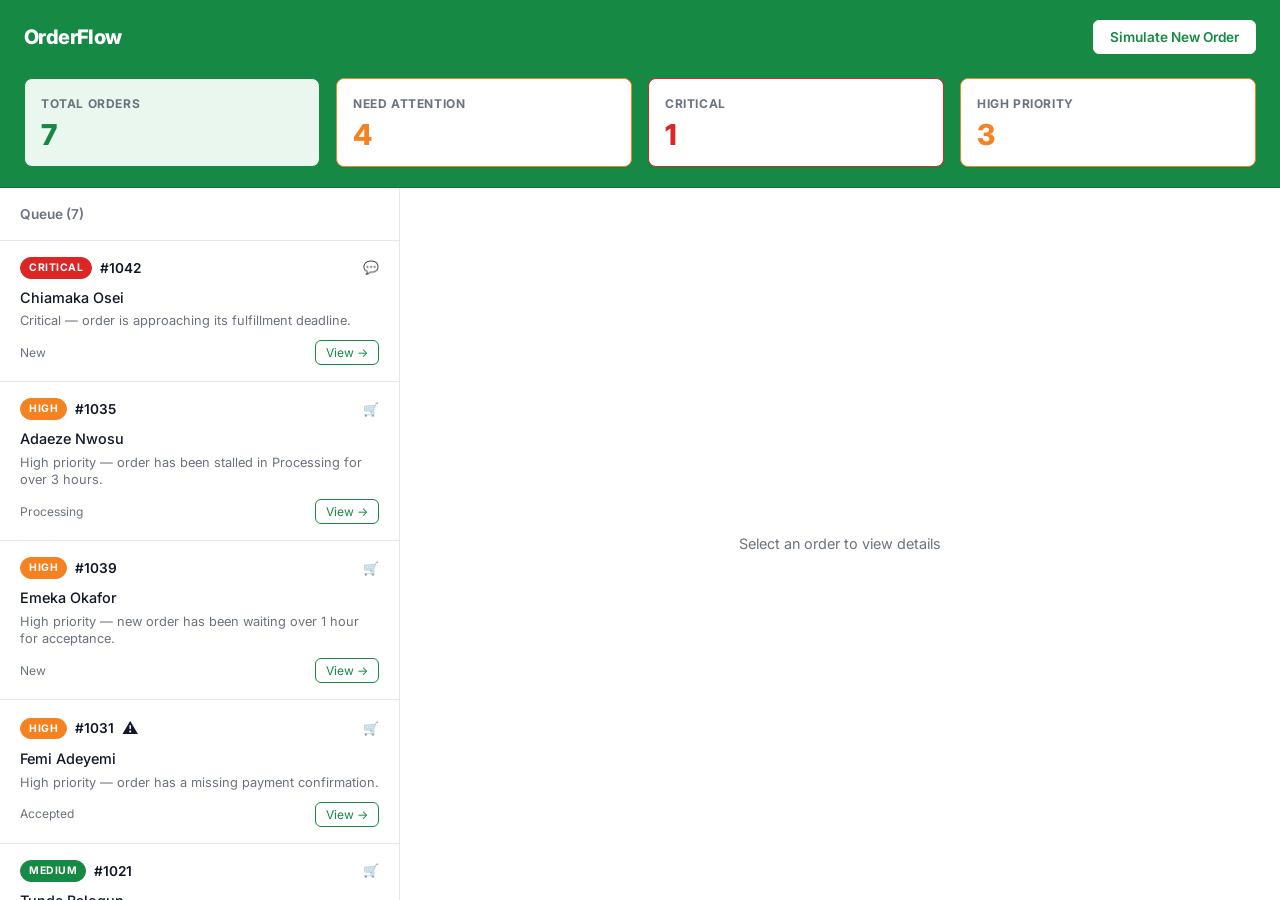
<file: index.html>
<!DOCTYPE html>
<html lang="en">
<head>
  <meta charset="UTF-8">
  <meta name="viewport" content="width=device-width, initial-scale=1.0">
  <title>OrderFlow</title>
  <link rel="preconnect" href="https://fonts.googleapis.com">
  <link rel="preconnect" href="https://fonts.gstatic.com" crossorigin>
  <link href="https://fonts.googleapis.com/css2?family=Inter:wght@400;500;600;700&display=swap" rel="stylesheet">
  <link rel="stylesheet" href="css/base.css?v=999">
  <link rel="stylesheet" href="css/layout.css?v=999">
  <link rel="stylesheet" href="css/dashboard.css?v=999">
  <link rel="stylesheet" href="css/order-list.css?v=999">
  <link rel="stylesheet" href="css/order-panel.css?v=999">
</head>
<body>
  
  <div class="app-container">
    <!-- Top Summary Bar -->
    <header class="dashboard-header">
      <div class="header-content">
        <h1 class="app-logo">OrderFlow</h1>
        <button id="simulate-btn" class="simulate-btn">Simulate New Order</button>
      </div>
      <div id="summary-bar-container"></div>
    </header>
    
    <main class="split-view">
      <!-- Left Panel: Order List -->
      <section class="left-panel" id="order-list-container">
        <!-- Rendered by order-list.js -->
      </section>
      
      <!-- Right Panel: Order Detail (Will be added in Slice 2) -->
      <section class="right-panel" id="order-detail-container">
        <div class="empty-state">
          <p>Select an order to view details</p>
        </div>
      </section>
    </main>
  </div>

  <script type="module" src="js/app.js?v=999"></script>
</body>
</html>
</file>
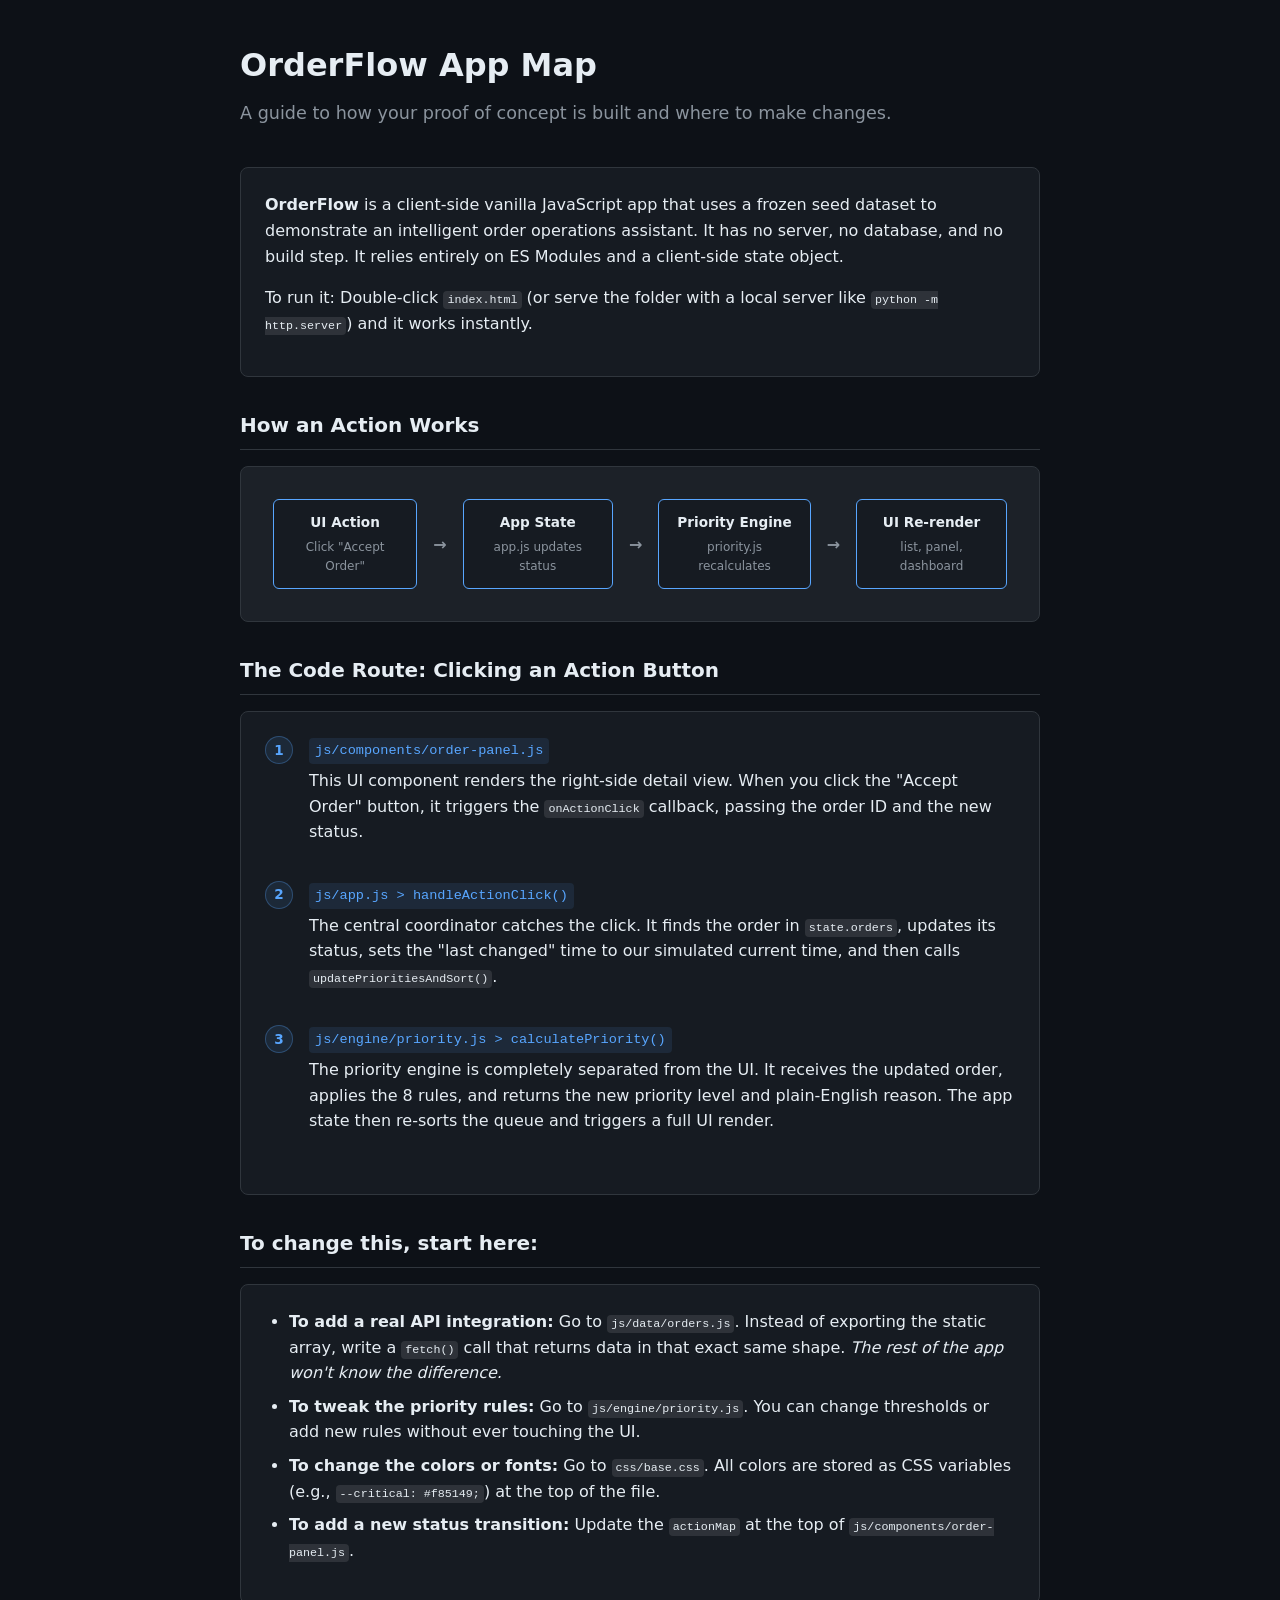
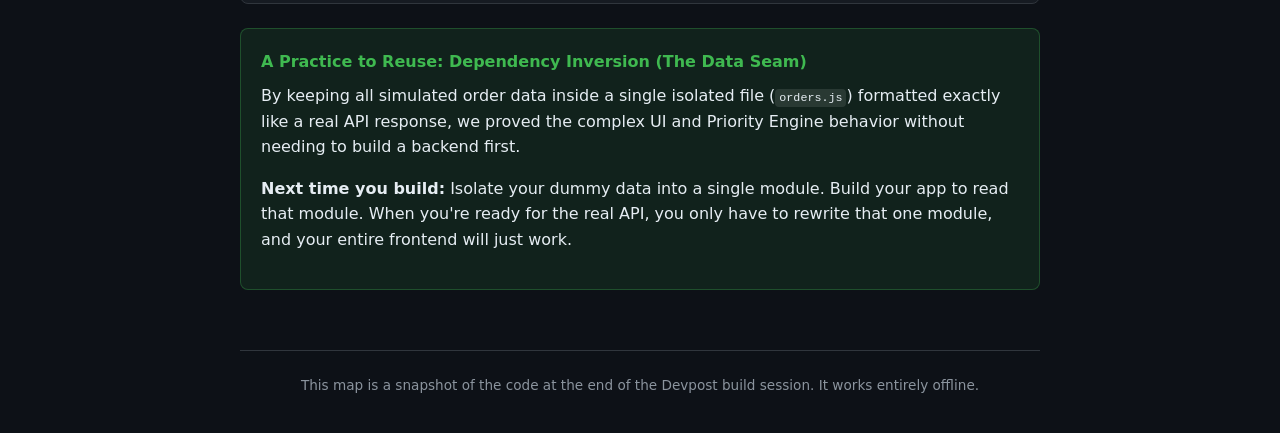
<file: devpost/app-map.html>
<!DOCTYPE html>
<html lang="en">
<head>
  <meta charset="UTF-8">
  <meta name="viewport" content="width=device-width, initial-scale=1.0">
  <title>OrderFlow — App Map</title>
  <style>
    :root {
      --bg: #0d1117; --surface: #161b22; --surface2: #1c2128; --border: #30363d;
      --text: #e6edf3; --muted: #8b949e; --accent: #58a6ff;
      --radius: 8px; --font: -apple-system, BlinkMacSystemFont, 'Segoe UI', system-ui, sans-serif;
    }
    * { box-sizing: border-box; margin: 0; padding: 0; }
    body { font-family: var(--font); background: var(--bg); color: var(--text); line-height: 1.6; padding: 40px 20px; }
    .container { max-width: 800px; margin: 0 auto; }
    h1 { font-size: 2rem; margin-bottom: 8px; color: var(--text); }
    .subtitle { color: var(--muted); margin-bottom: 40px; font-size: 1.1rem; }
    h2 { font-size: 1.25rem; margin: 32px 0 16px; padding-bottom: 8px; border-bottom: 1px solid var(--border); }
    p { margin-bottom: 16px; }
    .card { background: var(--surface); border: 1px solid var(--border); border-radius: var(--radius); padding: 24px; margin-bottom: 24px; }
    
    .diagram-box { text-align: center; padding: 32px; background: var(--surface2); border-radius: var(--radius); margin-bottom: 24px; border: 1px solid var(--border); overflow-x: auto; }
    .diagram { display: inline-flex; align-items: center; gap: 16px; min-width: 600px; }
    .d-node { background: var(--surface); border: 1px solid var(--accent); padding: 12px 16px; border-radius: 6px; font-size: 0.85rem; font-weight: 600; text-align: center; }
    .d-sub { display: block; font-size: 0.75rem; color: var(--muted); font-weight: 400; margin-top: 4px; }
    .d-arrow { color: var(--muted); font-weight: bold; }
    
    .route-stop { display: flex; gap: 16px; margin-bottom: 20px; }
    .stop-num { background: rgba(88, 166, 255, 0.1); color: var(--accent); width: 28px; height: 28px; border-radius: 50%; display: flex; align-items: center; justify-content: center; font-weight: 700; flex-shrink: 0; border: 1px solid rgba(88, 166, 255, 0.3); font-size: 0.85rem; }
    .stop-content { flex: 1; }
    .stop-path { font-family: monospace; font-size: 0.85rem; color: var(--accent); margin-bottom: 4px; display: inline-block; padding: 2px 6px; background: rgba(88, 166, 255, 0.1); border-radius: 4px; }
    
    ul { padding-left: 24px; margin-bottom: 16px; }
    li { margin-bottom: 8px; }
    code { font-family: monospace; font-size: 0.9em; background: rgba(255, 255, 255, 0.1); padding: 2px 4px; border-radius: 4px; }
    
    .takeaway { background: rgba(63, 185, 80, 0.1); border: 1px solid rgba(63, 185, 80, 0.3); padding: 20px; border-radius: var(--radius); }
    .takeaway h3 { color: #3fb950; font-size: 1rem; margin-bottom: 8px; }
    
    footer { margin-top: 60px; text-align: center; color: var(--muted); font-size: 0.85rem; border-top: 1px solid var(--border); padding-top: 24px; }
  </style>
</head>
<body>

<div class="container">
  <h1>OrderFlow App Map</h1>
  <div class="subtitle">A guide to how your proof of concept is built and where to make changes.</div>

  <div class="card">
    <p><strong>OrderFlow</strong> is a client-side vanilla JavaScript app that uses a frozen seed dataset to demonstrate an intelligent order operations assistant. It has no server, no database, and no build step. It relies entirely on ES Modules and a client-side state object.</p>
    <p>To run it: Double-click <code>index.html</code> (or serve the folder with a local server like <code>python -m http.server</code>) and it works instantly.</p>
  </div>

  <h2>How an Action Works</h2>
  <div class="diagram-box">
    <div class="diagram">
      <div class="d-node">UI Action<span class="d-sub">Click "Accept Order"</span></div>
      <div class="d-arrow">&rarr;</div>
      <div class="d-node">App State<span class="d-sub">app.js updates status</span></div>
      <div class="d-arrow">&rarr;</div>
      <div class="d-node">Priority Engine<span class="d-sub">priority.js recalculates</span></div>
      <div class="d-arrow">&rarr;</div>
      <div class="d-node">UI Re-render<span class="d-sub">list, panel, dashboard</span></div>
    </div>
  </div>

  <h2>The Code Route: Clicking an Action Button</h2>
  <div class="card">
    <div class="route-stop">
      <div class="stop-num">1</div>
      <div class="stop-content">
        <div class="stop-path">js/components/order-panel.js</div>
        <p>This UI component renders the right-side detail view. When you click the "Accept Order" button, it triggers the <code>onActionClick</code> callback, passing the order ID and the new status.</p>
      </div>
    </div>
    <div class="route-stop">
      <div class="stop-num">2</div>
      <div class="stop-content">
        <div class="stop-path">js/app.js > handleActionClick()</div>
        <p>The central coordinator catches the click. It finds the order in <code>state.orders</code>, updates its status, sets the "last changed" time to our simulated current time, and then calls <code>updatePrioritiesAndSort()</code>.</p>
      </div>
    </div>
    <div class="route-stop">
      <div class="stop-num">3</div>
      <div class="stop-content">
        <div class="stop-path">js/engine/priority.js > calculatePriority()</div>
        <p>The priority engine is completely separated from the UI. It receives the updated order, applies the 8 rules, and returns the new priority level and plain-English reason. The app state then re-sorts the queue and triggers a full UI render.</p>
      </div>
    </div>
  </div>

  <h2>To change this, start here:</h2>
  <div class="card">
    <ul>
      <li><strong>To add a real API integration:</strong> Go to <code>js/data/orders.js</code>. Instead of exporting the static array, write a <code>fetch()</code> call that returns data in that exact same shape. <em>The rest of the app won't know the difference.</em></li>
      <li><strong>To tweak the priority rules:</strong> Go to <code>js/engine/priority.js</code>. You can change thresholds or add new rules without ever touching the UI.</li>
      <li><strong>To change the colors or fonts:</strong> Go to <code>css/base.css</code>. All colors are stored as CSS variables (e.g., <code>--critical: #f85149;</code>) at the top of the file.</li>
      <li><strong>To add a new status transition:</strong> Update the <code>actionMap</code> at the top of <code>js/components/order-panel.js</code>.</li>
    </ul>
  </div>

  <div class="takeaway">
    <h3>A Practice to Reuse: Dependency Inversion (The Data Seam)</h3>
    <p>By keeping all simulated order data inside a single isolated file (<code>orders.js</code>) formatted exactly like a real API response, we proved the complex UI and Priority Engine behavior without needing to build a backend first.</p>
    <p><strong>Next time you build:</strong> Isolate your dummy data into a single module. Build your app to read that module. When you're ready for the real API, you only have to rewrite that one module, and your entire frontend will just work.</p>
  </div>

  <footer>
    This map is a snapshot of the code at the end of the Devpost build session. It works entirely offline.
  </footer>
</div>

</body>
</html>
</file>
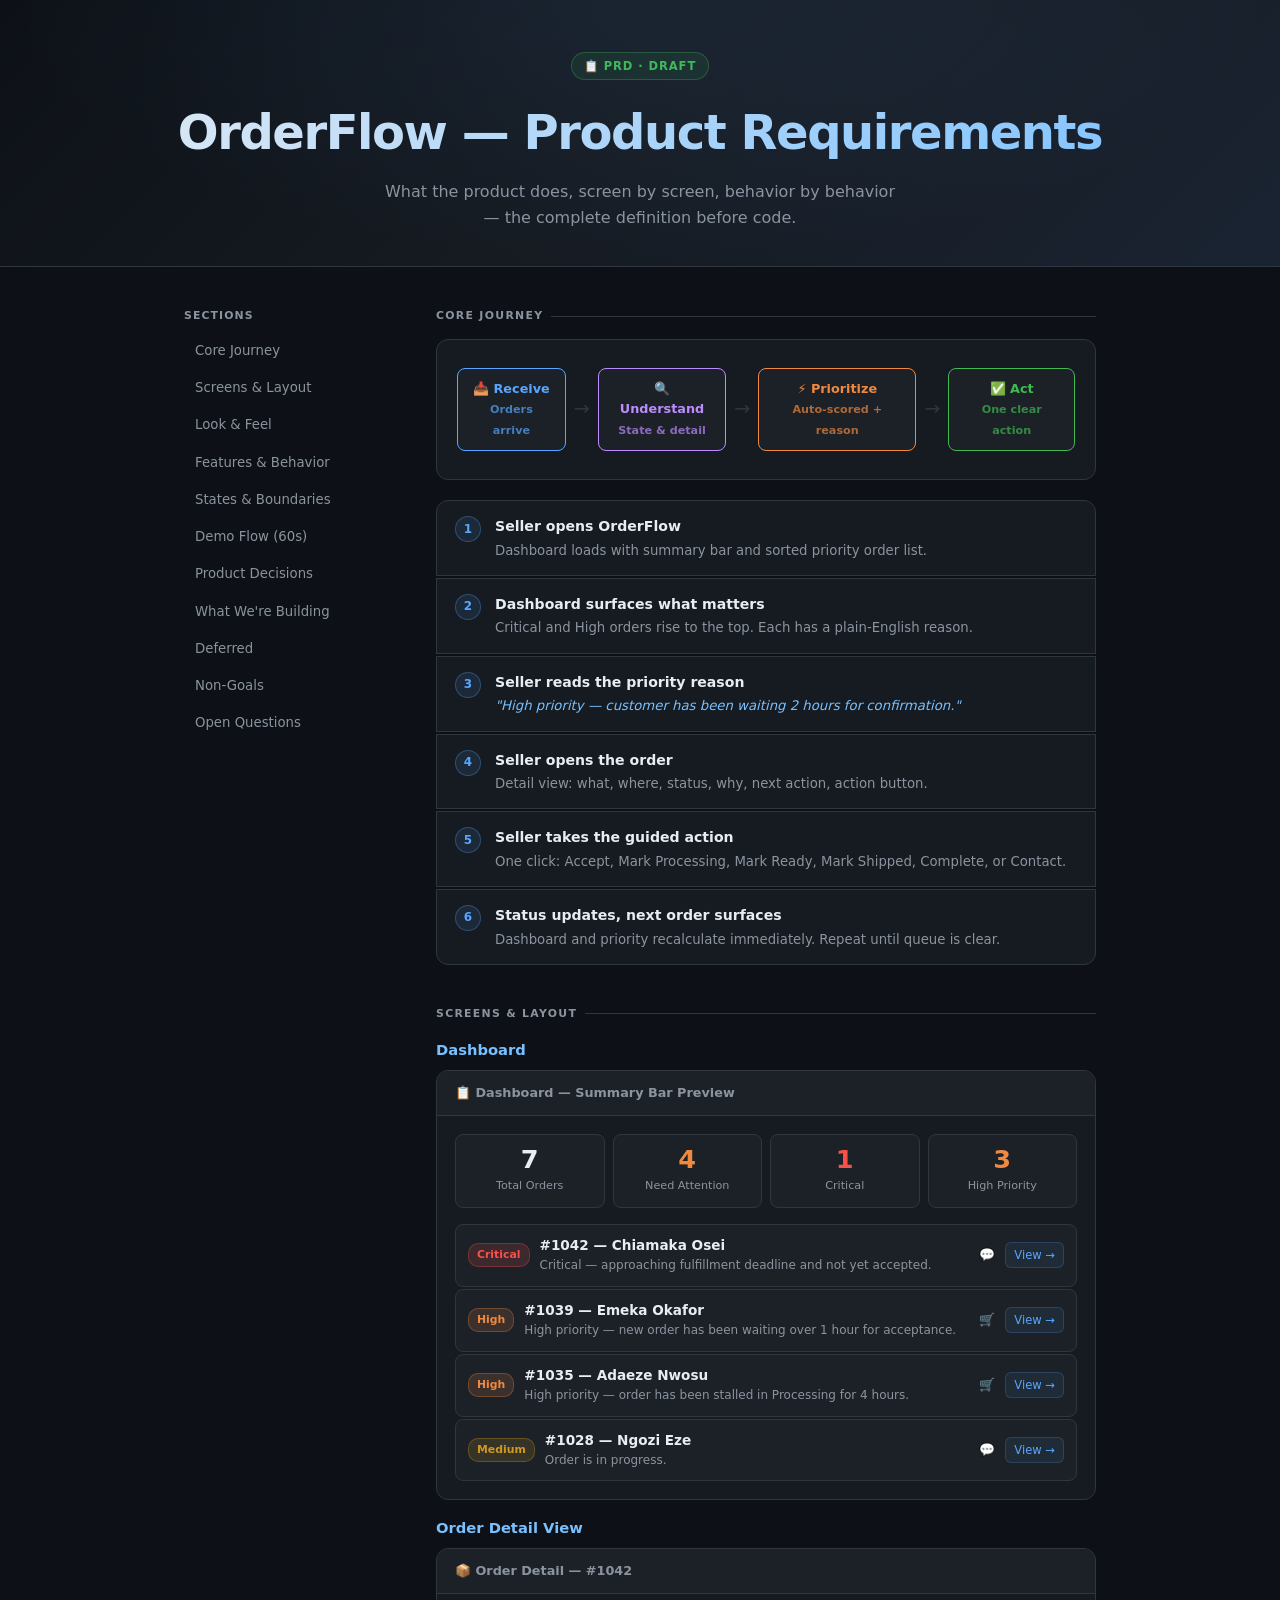
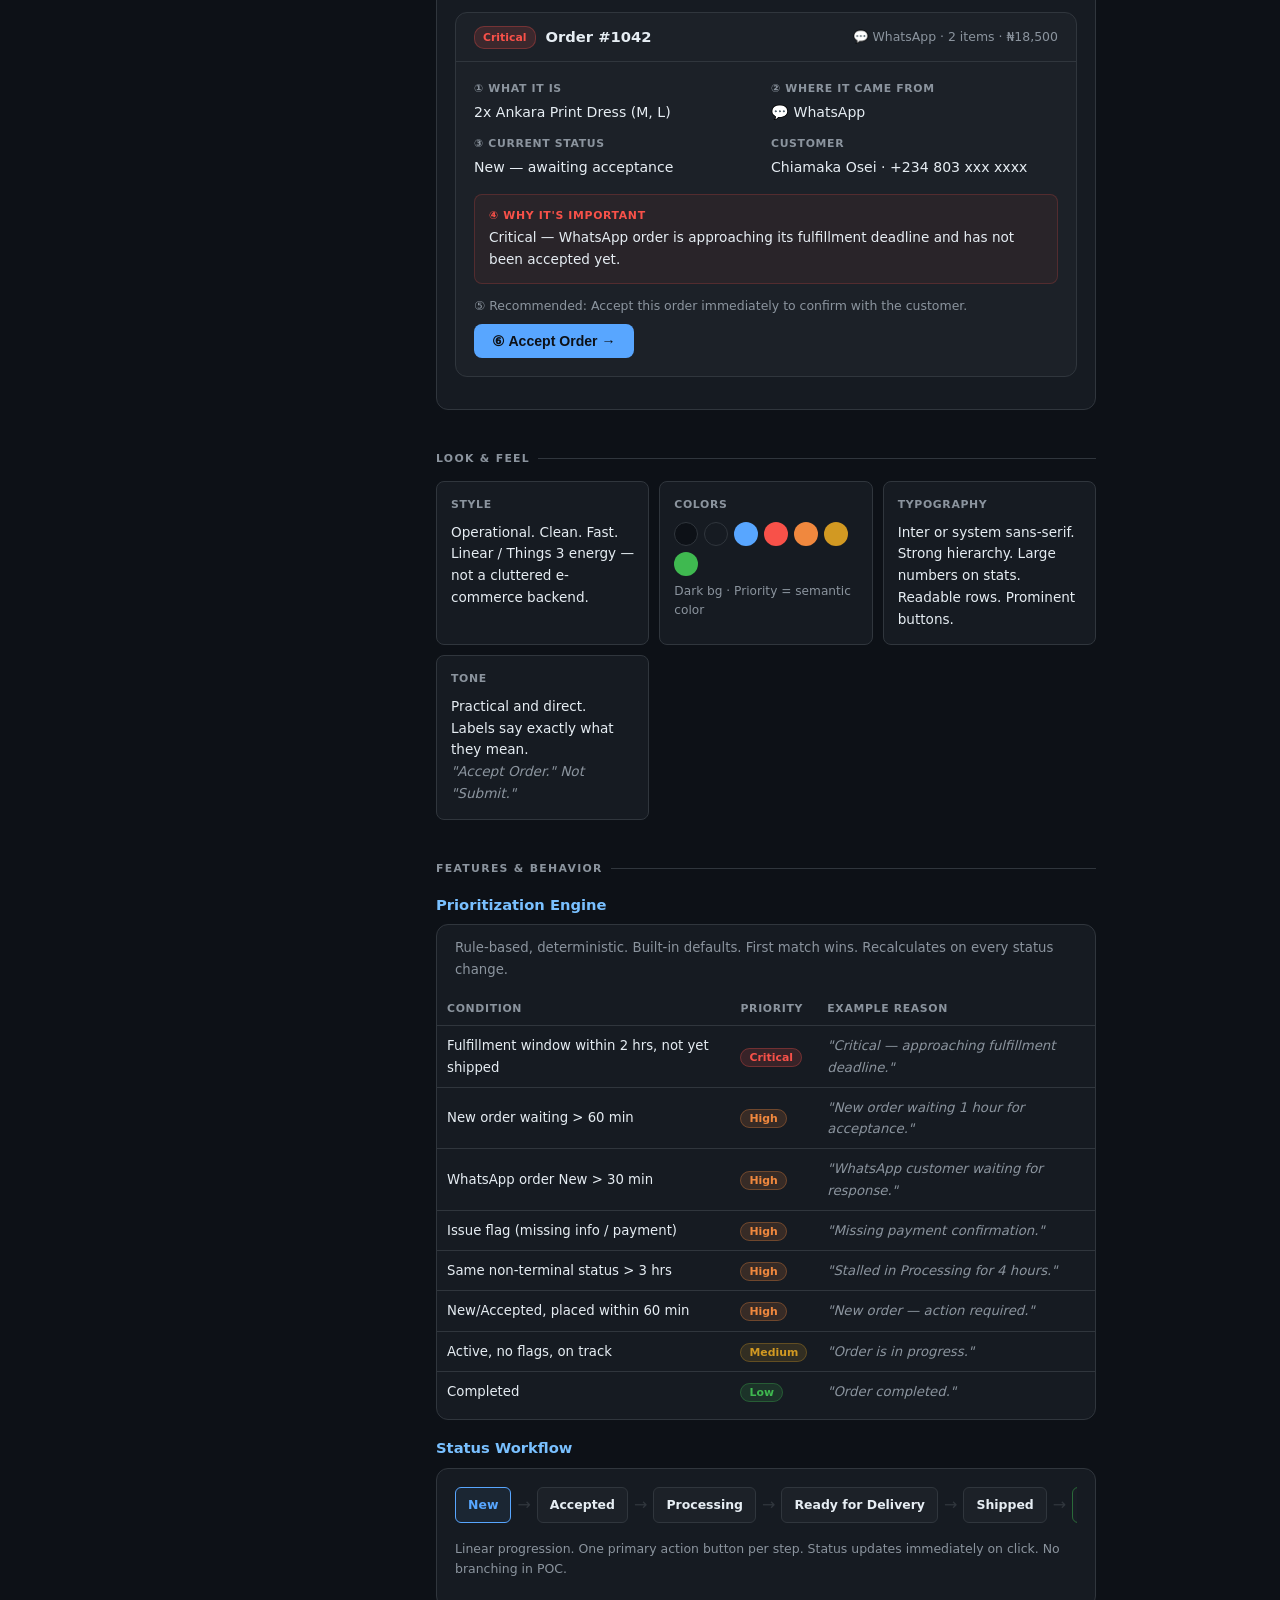
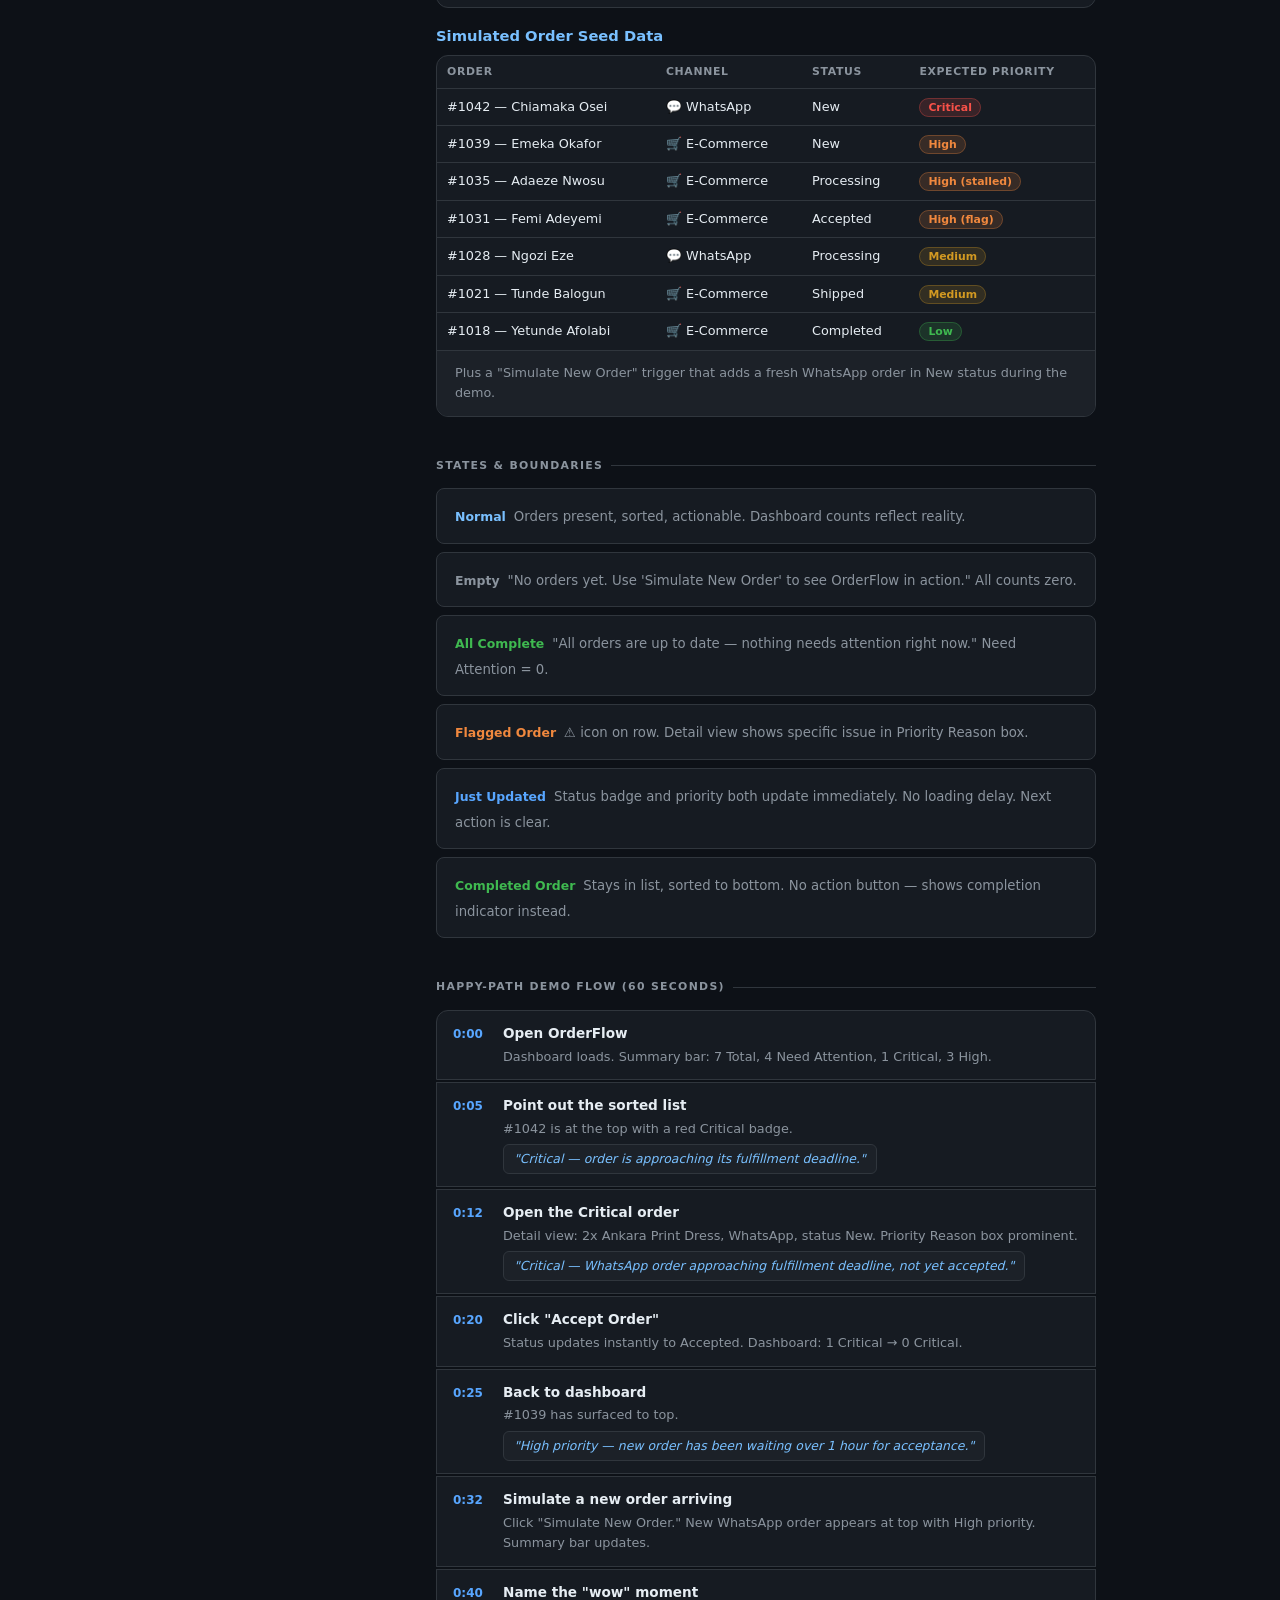
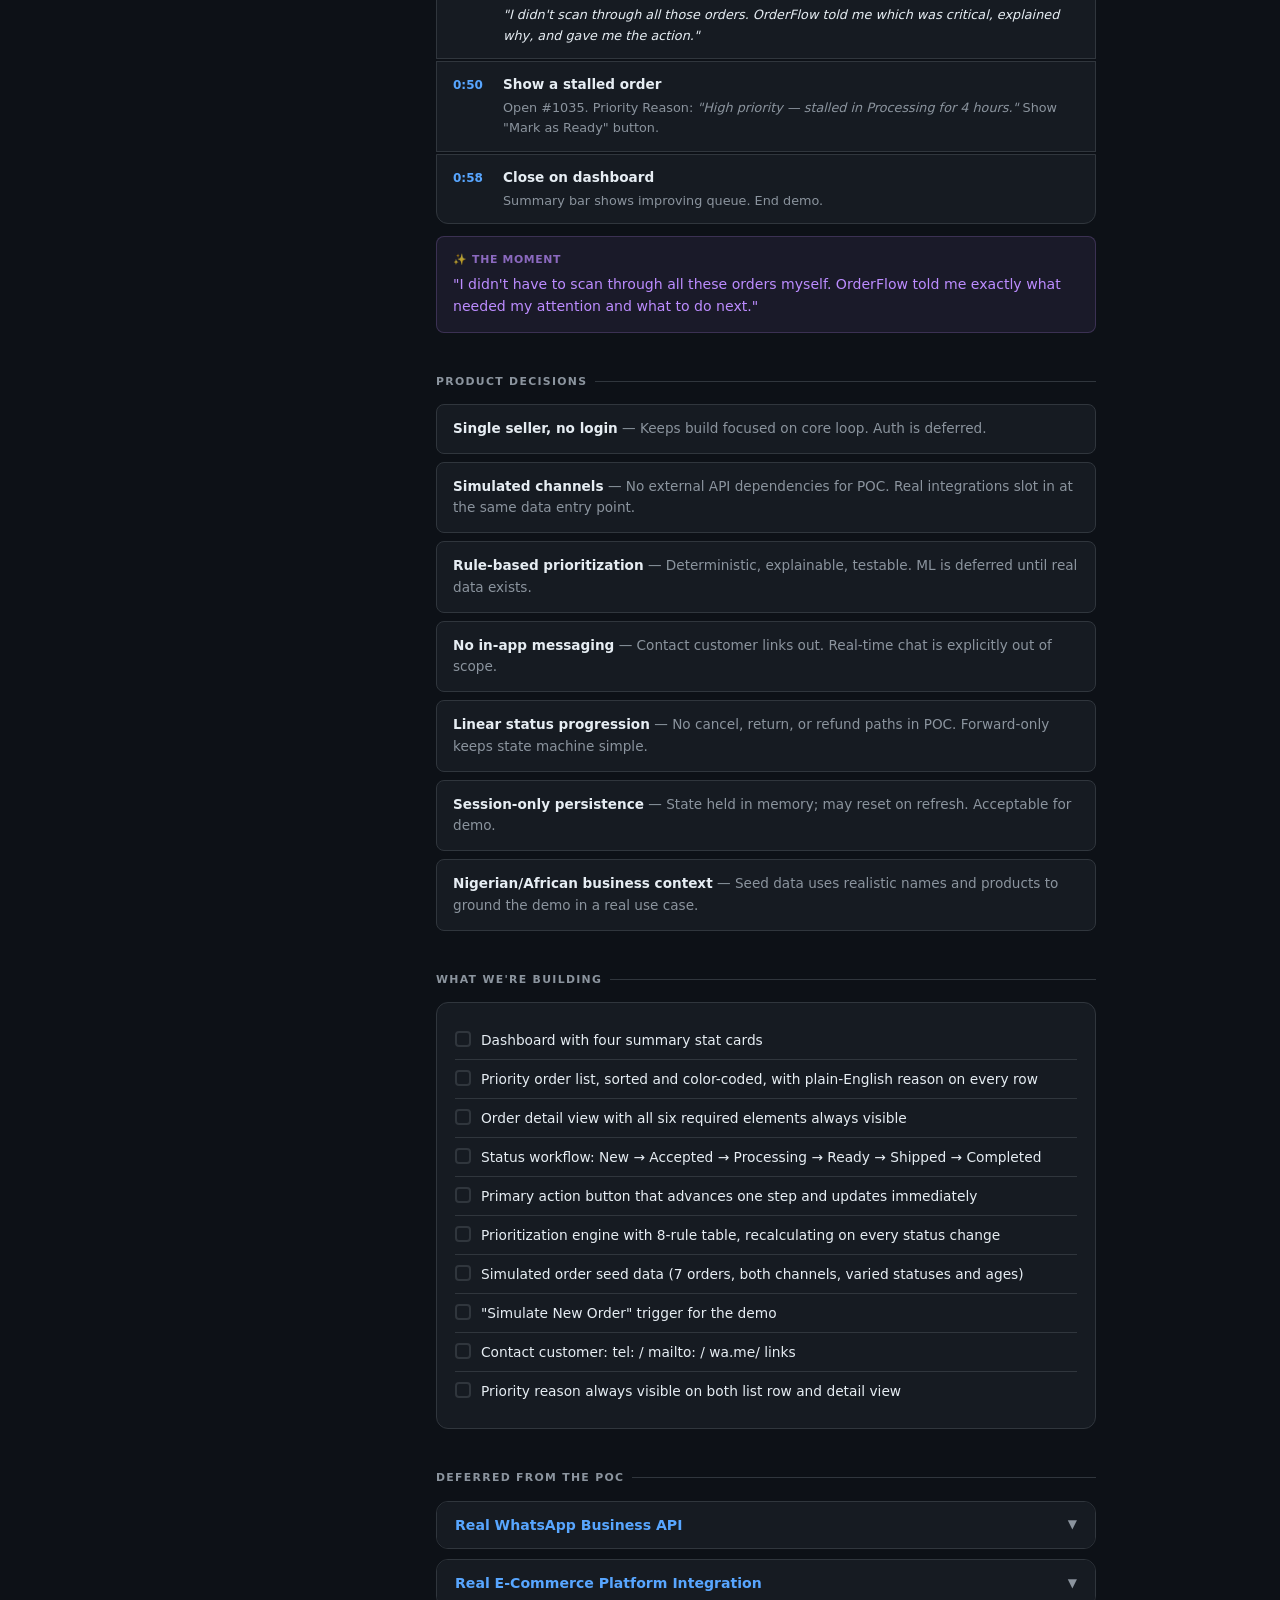
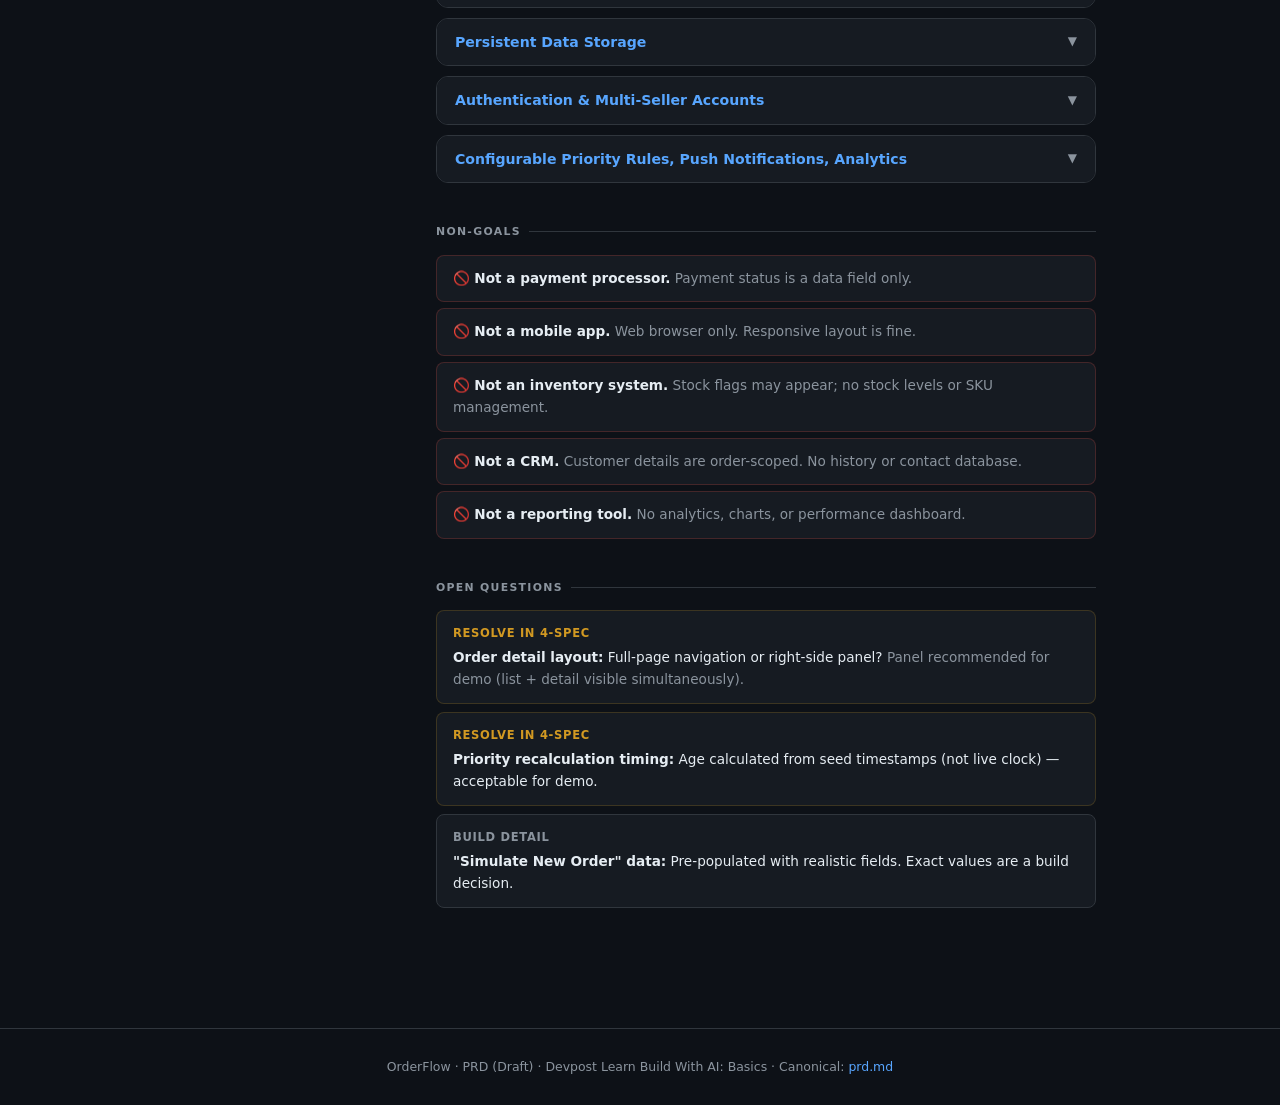
<file: devpost/prd.html>
<!DOCTYPE html>
<html lang="en">
<head>
  <meta charset="UTF-8"/>
  <meta name="viewport" content="width=device-width, initial-scale=1.0"/>
  <title>OrderFlow — Product Requirements</title>
  <style>
    :root {
      --bg: #0d1117; --surface: #161b22; --surface2: #1c2128; --border: #30363d;
      --text: #e6edf3; --muted: #8b949e; --accent: #58a6ff; --accent2: #79c0ff;
      --green: #3fb950; --yellow: #d29922; --orange: #f0883e; --red: #f85149;
      --purple: #bc8cff; --critical: #f85149; --high: #f0883e; --medium: #d29922;
      --low: #3fb950; --cut: #6e7681; --r: 8px; --rl: 12px;
    }
    *{box-sizing:border-box;margin:0;padding:0}
    body{font-family:-apple-system,BlinkMacSystemFont,'Segoe UI',system-ui,sans-serif;background:var(--bg);color:var(--text);line-height:1.6}

    /* Hero */
    .hero{background:linear-gradient(135deg,#0d1117,#161b22,#1a2332);border-bottom:1px solid var(--border);padding:52px 32px 36px;text-align:center;position:relative;overflow:hidden}
    .hero::before{content:'';position:absolute;inset:0;background:radial-gradient(ellipse at 50% 0%,rgba(88,166,255,.08),transparent 70%)}
    .badge{display:inline-flex;align-items:center;gap:6px;background:rgba(63,185,80,.1);border:1px solid rgba(63,185,80,.3);color:var(--green);font-size:.72rem;font-weight:700;letter-spacing:.08em;text-transform:uppercase;padding:4px 12px;border-radius:20px;margin-bottom:14px}
    .hero h1{font-size:clamp(1.8rem,4vw,3rem);font-weight:800;letter-spacing:-.03em;background:linear-gradient(135deg,var(--text),var(--accent2));-webkit-background-clip:text;-webkit-text-fill-color:transparent;background-clip:text;margin-bottom:8px}
    .hero p{color:var(--muted);font-size:1rem;max-width:520px;margin:0 auto}

    /* Layout */
    .wrap{max-width:960px;margin:0 auto;padding:40px 24px 80px;display:grid;grid-template-columns:220px 1fr;gap:32px;align-items:start}
    @media(max-width:700px){.wrap{grid-template-columns:1fr;padding:24px 16px 60px}}

    /* Sidebar nav */
    .sidebar{position:sticky;top:24px}
    .nav-title{font-size:.68rem;font-weight:700;letter-spacing:.1em;text-transform:uppercase;color:var(--muted);margin-bottom:8px}
    .nav-item{display:block;padding:6px 10px;font-size:.83rem;color:var(--muted);text-decoration:none;border-radius:var(--r);margin-bottom:2px;border:1px solid transparent;transition:all .15s}
    .nav-item:hover,.nav-item.active{background:var(--surface2);border-color:var(--border);color:var(--text)}
    .nav-item.active{border-color:rgba(88,166,255,.3);color:var(--accent)}
    @media(max-width:700px){.sidebar{display:none}}

    /* Content */
    .content{min-width:0}
    .sec{margin-bottom:40px}
    .sec-title{font-size:.68rem;font-weight:700;letter-spacing:.12em;text-transform:uppercase;color:var(--muted);margin-bottom:14px;display:flex;align-items:center;gap:8px}
    .sec-title::after{content:'';flex:1;height:1px;background:var(--border)}
    h2{font-size:1.1rem;font-weight:700;margin-bottom:12px}
    h3{font-size:.92rem;font-weight:700;margin:16px 0 8px;color:var(--accent2)}
    p{font-size:.9rem;color:var(--text);margin-bottom:10px}
    ul,ol{padding-left:20px;margin-bottom:10px}
    li{font-size:.88rem;color:var(--text);margin-bottom:4px}

    /* Journey steps */
    .journey{display:flex;flex-direction:column;gap:2px;margin-bottom:8px}
    .j-step{display:flex;align-items:flex-start;gap:14px;padding:14px 18px;background:var(--surface);border:1px solid var(--border)}
    .j-step:first-child{border-radius:var(--rl) var(--rl) 0 0}
    .j-step:last-child{border-radius:0 0 var(--rl) var(--rl)}
    .j-num{width:26px;height:26px;background:rgba(88,166,255,.1);border:1px solid rgba(88,166,255,.3);border-radius:50%;display:flex;align-items:center;justify-content:center;font-size:.75rem;font-weight:700;color:var(--accent);flex-shrink:0;margin-top:1px}
    .j-content h4{font-size:.88rem;font-weight:700;margin-bottom:2px}
    .j-content p{font-size:.83rem;color:var(--muted);margin:0}

    /* Journey flow diagram */
    .flow-diagram{background:var(--surface);border:1px solid var(--border);border-radius:var(--rl);padding:28px 20px;margin-bottom:20px;overflow-x:auto}
    .flow-row{display:flex;align-items:center;justify-content:center;gap:0;min-width:500px;flex-wrap:nowrap}
    .f-node{background:var(--surface2);border:1px solid var(--border);border-radius:var(--r);padding:10px 14px;text-align:center;font-size:.8rem;font-weight:600;min-width:100px}
    .f-node.receive{border-color:var(--accent);color:var(--accent)}
    .f-node.understand{border-color:var(--purple);color:var(--purple)}
    .f-node.prioritize{border-color:var(--orange);color:var(--orange)}
    .f-node.act{border-color:var(--green);color:var(--green)}
    .f-arrow{color:var(--border);padding:0 8px;font-size:1.2rem;flex-shrink:0}

    /* Screen mockup cards */
    .screen-card{background:var(--surface);border:1px solid var(--border);border-radius:var(--rl);overflow:hidden;margin-bottom:16px}
    .screen-header{padding:12px 18px;background:var(--surface2);border-bottom:1px solid var(--border);font-size:.8rem;font-weight:700;color:var(--muted);display:flex;align-items:center;gap:8px}
    .screen-body{padding:18px}

    /* Stat bar preview */
    .stat-bar{display:grid;grid-template-columns:repeat(4,1fr);gap:8px;margin-bottom:16px}
    .stat-card{background:var(--surface2);border:1px solid var(--border);border-radius:var(--r);padding:12px;text-align:center}
    .stat-num{font-size:1.6rem;font-weight:800;line-height:1}
    .stat-num.attention{color:var(--orange)}
    .stat-num.critical{color:var(--critical)}
    .stat-num.high{color:var(--high)}
    .stat-label{font-size:.7rem;color:var(--muted);margin-top:4px}

    /* Order row preview */
    .order-rows{display:flex;flex-direction:column;gap:2px}
    .order-row{display:flex;align-items:center;gap:10px;padding:10px 12px;background:var(--surface2);border:1px solid var(--border);border-radius:var(--r);cursor:pointer;transition:border-color .15s}
    .order-row:hover{border-color:rgba(88,166,255,.3)}
    .p-badge{font-size:.68rem;font-weight:700;padding:2px 8px;border-radius:10px;white-space:nowrap}
    .p-badge.critical{background:rgba(248,81,73,.15);color:var(--critical);border:1px solid rgba(248,81,73,.3)}
    .p-badge.high{background:rgba(240,136,62,.15);color:var(--high);border:1px solid rgba(240,136,62,.3)}
    .p-badge.medium{background:rgba(210,153,34,.15);color:var(--medium);border:1px solid rgba(210,153,34,.3)}
    .p-badge.low{background:rgba(63,185,80,.15);color:var(--low);border:1px solid rgba(63,185,80,.3)}
    .order-info{flex:1;min-width:0}
    .order-name{font-size:.85rem;font-weight:600;white-space:nowrap;overflow:hidden;text-overflow:ellipsis}
    .order-reason{font-size:.75rem;color:var(--muted);white-space:nowrap;overflow:hidden;text-overflow:ellipsis}
    .order-channel{font-size:.8rem;flex-shrink:0}
    .view-btn{font-size:.72rem;color:var(--accent);background:rgba(88,166,255,.08);border:1px solid rgba(88,166,255,.2);border-radius:6px;padding:3px 8px;flex-shrink:0}

    /* Order detail preview */
    .detail-card{background:var(--surface2);border:1px solid var(--border);border-radius:var(--rl);overflow:hidden;margin-bottom:14px}
    .detail-header{padding:12px 18px;border-bottom:1px solid var(--border);display:flex;align-items:center;gap:10px}
    .detail-body{padding:18px}
    .detail-fields{display:grid;grid-template-columns:1fr 1fr;gap:10px;margin-bottom:14px}
    .d-field label{font-size:.68rem;font-weight:700;letter-spacing:.06em;text-transform:uppercase;color:var(--muted);display:block;margin-bottom:2px}
    .d-field span{font-size:.88rem;color:var(--text)}
    .reason-box{background:rgba(248,81,73,.06);border:1px solid rgba(248,81,73,.2);border-radius:var(--r);padding:12px 14px;margin-bottom:12px}
    .reason-label{font-size:.68rem;font-weight:700;letter-spacing:.06em;text-transform:uppercase;color:var(--critical);margin-bottom:3px}
    .reason-text{font-size:.85rem;color:var(--text)}
    .action-btn{display:inline-block;background:var(--accent);color:#0d1117;font-weight:700;font-size:.88rem;padding:9px 18px;border-radius:var(--r);border:none;cursor:pointer}

    /* Status workflow */
    .workflow{display:flex;align-items:center;gap:0;overflow-x:auto;padding-bottom:4px;margin-bottom:4px}
    .w-step{background:var(--surface2);border:1px solid var(--border);border-radius:6px;padding:7px 12px;font-size:.78rem;font-weight:600;white-space:nowrap;flex-shrink:0}
    .w-step.active{border-color:var(--accent);color:var(--accent);background:rgba(88,166,255,.08)}
    .w-step.done{border-color:var(--green);color:var(--green);opacity:.5}
    .w-arrow{color:var(--border);padding:0 6px;flex-shrink:0;font-size:1rem}

    /* Priority rules table */
    .rules-table{width:100%;border-collapse:collapse;font-size:.83rem;margin-bottom:8px}
    .rules-table th{text-align:left;font-size:.68rem;font-weight:700;letter-spacing:.06em;text-transform:uppercase;color:var(--muted);padding:8px 10px;border-bottom:1px solid var(--border)}
    .rules-table td{padding:9px 10px;border-bottom:1px solid var(--border);vertical-align:middle}
    .rules-table tr:last-child td{border-bottom:none}
    .rules-table tr:hover td{background:var(--surface2)}

    /* Demo timeline */
    .demo-timeline{display:flex;flex-direction:column;gap:2px;margin-bottom:8px}
    .demo-beat{display:flex;align-items:flex-start;gap:12px;padding:12px 16px;background:var(--surface);border:1px solid var(--border)}
    .demo-beat:first-child{border-radius:var(--rl) var(--rl) 0 0}
    .demo-beat:last-child{border-radius:0 0 var(--rl) var(--rl)}
    .demo-time{font-size:.75rem;font-weight:700;color:var(--accent);min-width:38px;flex-shrink:0;margin-top:2px;font-variant-numeric:tabular-nums}
    .demo-content h4{font-size:.85rem;font-weight:700;margin-bottom:2px}
    .demo-content p{font-size:.8rem;color:var(--muted);margin:0}
    .demo-content .quote{margin-top:5px;display:inline-block;background:var(--surface2);border:1px solid var(--border);border-radius:6px;padding:4px 10px;font-size:.78rem;color:var(--accent2);font-style:italic}

    /* Wow box */
    .wow-box{background:rgba(188,140,255,.08);border:1px solid rgba(188,140,255,.2);border-radius:var(--r);padding:14px 16px;margin-top:12px;font-size:.88rem;color:var(--purple)}
    .wow-box strong{display:block;font-size:.68rem;letter-spacing:.06em;text-transform:uppercase;opacity:.7;margin-bottom:4px}

    /* Checklist items */
    .check-item{display:flex;align-items:flex-start;gap:10px;padding:8px 0;border-bottom:1px solid var(--border);font-size:.86rem}
    .check-item:last-child{border-bottom:none}
    .check-box{width:16px;height:16px;border:2px solid var(--border);border-radius:4px;flex-shrink:0;margin-top:2px}

    /* Collapsible sections */
    .collapsible{border:1px solid var(--border);border-radius:var(--rl);overflow:hidden;margin-bottom:10px}
    .coll-header{display:flex;align-items:center;gap:10px;padding:12px 18px;cursor:pointer;background:var(--surface);transition:background .15s;user-select:none}
    .coll-header:hover{background:var(--surface2)}
    .coll-label{font-weight:700;font-size:.88rem;flex:1}
    .coll-chevron{color:var(--muted);font-size:.75rem;transition:transform .2s}
    .collapsible.open .coll-chevron{transform:rotate(180deg)}
    .coll-body{display:none;padding:4px 18px 14px;background:var(--surface)}
    .collapsible.open .coll-body{display:block}

    /* Seed data table */
    .seed-table{width:100%;border-collapse:collapse;font-size:.8rem}
    .seed-table th{text-align:left;font-size:.68rem;font-weight:700;letter-spacing:.06em;text-transform:uppercase;color:var(--muted);padding:7px 10px;border-bottom:1px solid var(--border)}
    .seed-table td{padding:8px 10px;border-bottom:1px solid var(--border);vertical-align:middle}
    .seed-table tr:last-child td{border-bottom:none}

    footer{text-align:center;padding:28px;border-top:1px solid var(--border);color:var(--muted);font-size:.78rem}
    footer a{color:var(--accent);text-decoration:none}
  </style>
</head>
<body>

<header class="hero">
  <div class="badge">📋 PRD · Draft</div>
  <h1>OrderFlow — Product Requirements</h1>
  <p>What the product does, screen by screen, behavior by behavior — the complete definition before code.</p>
</header>

<div class="wrap">

  <!-- Sidebar Nav -->
  <nav class="sidebar">
    <div class="nav-title">Sections</div>
    <a class="nav-item active" href="#journey">Core Journey</a>
    <a class="nav-item" href="#screens">Screens & Layout</a>
    <a class="nav-item" href="#look">Look & Feel</a>
    <a class="nav-item" href="#behaviors">Features & Behavior</a>
    <a class="nav-item" href="#states">States & Boundaries</a>
    <a class="nav-item" href="#demo">Demo Flow (60s)</a>
    <a class="nav-item" href="#decisions">Product Decisions</a>
    <a class="nav-item" href="#building">What We're Building</a>
    <a class="nav-item" href="#deferred">Deferred</a>
    <a class="nav-item" href="#nongoals">Non-Goals</a>
    <a class="nav-item" href="#questions">Open Questions</a>
  </nav>

  <main class="content">

    <!-- Core Journey -->
    <section class="sec" id="journey">
      <p class="sec-title">Core Journey</p>

      <div class="flow-diagram">
        <div class="flow-row">
          <div class="f-node receive">📥 Receive<br><span style="font-size:.7rem;opacity:.7">Orders arrive</span></div>
          <div class="f-arrow">→</div>
          <div class="f-node understand">🔍 Understand<br><span style="font-size:.7rem;opacity:.7">State & detail</span></div>
          <div class="f-arrow">→</div>
          <div class="f-node prioritize">⚡ Prioritize<br><span style="font-size:.7rem;opacity:.7">Auto-scored + reason</span></div>
          <div class="f-arrow">→</div>
          <div class="f-node act">✅ Act<br><span style="font-size:.7rem;opacity:.7">One clear action</span></div>
        </div>
      </div>

      <div class="journey">
        <div class="j-step"><div class="j-num">1</div><div class="j-content"><h4>Seller opens OrderFlow</h4><p>Dashboard loads with summary bar and sorted priority order list.</p></div></div>
        <div class="j-step"><div class="j-num">2</div><div class="j-content"><h4>Dashboard surfaces what matters</h4><p>Critical and High orders rise to the top. Each has a plain-English reason.</p></div></div>
        <div class="j-step"><div class="j-num">3</div><div class="j-content"><h4>Seller reads the priority reason</h4><p><em style="color:var(--accent2)">"High priority — customer has been waiting 2 hours for confirmation."</em></p></div></div>
        <div class="j-step"><div class="j-num">4</div><div class="j-content"><h4>Seller opens the order</h4><p>Detail view: what, where, status, why, next action, action button.</p></div></div>
        <div class="j-step"><div class="j-num">5</div><div class="j-content"><h4>Seller takes the guided action</h4><p>One click: Accept, Mark Processing, Mark Ready, Mark Shipped, Complete, or Contact.</p></div></div>
        <div class="j-step"><div class="j-num">6</div><div class="j-content"><h4>Status updates, next order surfaces</h4><p>Dashboard and priority recalculate immediately. Repeat until queue is clear.</p></div></div>
      </div>
    </section>

    <!-- Screens -->
    <section class="sec" id="screens">
      <p class="sec-title">Screens & Layout</p>

      <h3>Dashboard</h3>
      <div class="screen-card">
        <div class="screen-header">📋 Dashboard — Summary Bar Preview</div>
        <div class="screen-body">
          <div class="stat-bar">
            <div class="stat-card"><div class="stat-num">7</div><div class="stat-label">Total Orders</div></div>
            <div class="stat-card"><div class="stat-num attention">4</div><div class="stat-label">Need Attention</div></div>
            <div class="stat-card"><div class="stat-num critical">1</div><div class="stat-label">Critical</div></div>
            <div class="stat-card"><div class="stat-num high">3</div><div class="stat-label">High Priority</div></div>
          </div>
          <div class="order-rows">
            <div class="order-row"><span class="p-badge critical">Critical</span><div class="order-info"><div class="order-name">#1042 — Chiamaka Osei</div><div class="order-reason">Critical — approaching fulfillment deadline and not yet accepted.</div></div><span class="order-channel">💬</span><span class="view-btn">View →</span></div>
            <div class="order-row"><span class="p-badge high">High</span><div class="order-info"><div class="order-name">#1039 — Emeka Okafor</div><div class="order-reason">High priority — new order has been waiting over 1 hour for acceptance.</div></div><span class="order-channel">🛒</span><span class="view-btn">View →</span></div>
            <div class="order-row"><span class="p-badge high">High</span><div class="order-info"><div class="order-name">#1035 — Adaeze Nwosu</div><div class="order-reason">High priority — order has been stalled in Processing for 4 hours.</div></div><span class="order-channel">🛒</span><span class="view-btn">View →</span></div>
            <div class="order-row"><span class="p-badge medium">Medium</span><div class="order-info"><div class="order-name">#1028 — Ngozi Eze</div><div class="order-reason">Order is in progress.</div></div><span class="order-channel">💬</span><span class="view-btn">View →</span></div>
          </div>
        </div>
      </div>

      <h3>Order Detail View</h3>
      <div class="screen-card">
        <div class="screen-header">📦 Order Detail — #1042</div>
        <div class="screen-body">
          <div class="detail-card">
            <div class="detail-header"><span class="p-badge critical">Critical</span><strong style="font-size:.92rem">Order #1042</strong><span style="margin-left:auto;font-size:.78rem;color:var(--muted)">💬 WhatsApp · 2 items · ₦18,500</span></div>
            <div class="detail-body">
              <div class="detail-fields">
                <div class="d-field"><label>① What it is</label><span>2x Ankara Print Dress (M, L)</span></div>
                <div class="d-field"><label>② Where it came from</label><span>💬 WhatsApp</span></div>
                <div class="d-field"><label>③ Current Status</label><span>New — awaiting acceptance</span></div>
                <div class="d-field"><label>Customer</label><span>Chiamaka Osei · +234 803 xxx xxxx</span></div>
              </div>
              <div class="reason-box">
                <div class="reason-label">④ Why it's important</div>
                <div class="reason-text">Critical — WhatsApp order is approaching its fulfillment deadline and has not been accepted yet.</div>
              </div>
              <p style="font-size:.78rem;color:var(--muted);margin-bottom:8px">⑤ Recommended: Accept this order immediately to confirm with the customer.</p>
              <button class="action-btn">⑥ Accept Order →</button>
            </div>
          </div>
        </div>
      </div>
    </section>

    <!-- Look and Feel -->
    <section class="sec" id="look">
      <p class="sec-title">Look & Feel</p>
      <div style="display:grid;grid-template-columns:repeat(auto-fill,minmax(180px,1fr));gap:10px;margin-bottom:16px">
        <div style="background:var(--surface);border:1px solid var(--border);border-radius:var(--r);padding:14px">
          <div style="font-size:.68rem;font-weight:700;letter-spacing:.06em;text-transform:uppercase;color:var(--muted);margin-bottom:8px">Style</div>
          <div style="font-size:.85rem">Operational. Clean. Fast.<br>Linear / Things 3 energy — not a cluttered e-commerce backend.</div>
        </div>
        <div style="background:var(--surface);border:1px solid var(--border);border-radius:var(--r);padding:14px">
          <div style="font-size:.68rem;font-weight:700;letter-spacing:.06em;text-transform:uppercase;color:var(--muted);margin-bottom:8px">Colors</div>
          <div style="display:flex;gap:6px;flex-wrap:wrap">
            <span style="width:24px;height:24px;border-radius:50%;background:var(--bg);border:1px solid var(--border);display:inline-block"></span>
            <span style="width:24px;height:24px;border-radius:50%;background:var(--surface);border:1px solid var(--border);display:inline-block"></span>
            <span style="width:24px;height:24px;border-radius:50%;background:var(--accent);display:inline-block"></span>
            <span style="width:24px;height:24px;border-radius:50%;background:var(--critical);display:inline-block"></span>
            <span style="width:24px;height:24px;border-radius:50%;background:var(--high);display:inline-block"></span>
            <span style="width:24px;height:24px;border-radius:50%;background:var(--medium);display:inline-block"></span>
            <span style="width:24px;height:24px;border-radius:50%;background:var(--low);display:inline-block"></span>
          </div>
          <div style="font-size:.76rem;color:var(--muted);margin-top:6px">Dark bg · Priority = semantic color</div>
        </div>
        <div style="background:var(--surface);border:1px solid var(--border);border-radius:var(--r);padding:14px">
          <div style="font-size:.68rem;font-weight:700;letter-spacing:.06em;text-transform:uppercase;color:var(--muted);margin-bottom:8px">Typography</div>
          <div style="font-size:.85rem">Inter or system sans-serif. Strong hierarchy. Large numbers on stats. Readable rows. Prominent buttons.</div>
        </div>
        <div style="background:var(--surface);border:1px solid var(--border);border-radius:var(--r);padding:14px">
          <div style="font-size:.68rem;font-weight:700;letter-spacing:.06em;text-transform:uppercase;color:var(--muted);margin-bottom:8px">Tone</div>
          <div style="font-size:.85rem">Practical and direct. Labels say exactly what they mean.<br><em style="color:var(--muted)">"Accept Order." Not "Submit."</em></div>
        </div>
      </div>
    </section>

    <!-- Features -->
    <section class="sec" id="behaviors">
      <p class="sec-title">Features & Behavior</p>

      <!-- Priority Rules -->
      <h3>Prioritization Engine</h3>
      <div style="background:var(--surface);border:1px solid var(--border);border-radius:var(--rl);overflow:hidden;margin-bottom:16px">
        <div style="padding:12px 18px 0"><p style="font-size:.83rem;color:var(--muted);margin-bottom:12px">Rule-based, deterministic. Built-in defaults. First match wins. Recalculates on every status change.</p></div>
        <table class="rules-table">
          <thead><tr><th>Condition</th><th>Priority</th><th>Example Reason</th></tr></thead>
          <tbody>
            <tr><td>Fulfillment window within 2 hrs, not yet shipped</td><td><span class="p-badge critical">Critical</span></td><td style="color:var(--muted);font-style:italic">"Critical — approaching fulfillment deadline."</td></tr>
            <tr><td>New order waiting &gt; 60 min</td><td><span class="p-badge high">High</span></td><td style="color:var(--muted);font-style:italic">"New order waiting 1 hour for acceptance."</td></tr>
            <tr><td>WhatsApp order New &gt; 30 min</td><td><span class="p-badge high">High</span></td><td style="color:var(--muted);font-style:italic">"WhatsApp customer waiting for response."</td></tr>
            <tr><td>Issue flag (missing info / payment)</td><td><span class="p-badge high">High</span></td><td style="color:var(--muted);font-style:italic">"Missing payment confirmation."</td></tr>
            <tr><td>Same non-terminal status &gt; 3 hrs</td><td><span class="p-badge high">High</span></td><td style="color:var(--muted);font-style:italic">"Stalled in Processing for 4 hours."</td></tr>
            <tr><td>New/Accepted, placed within 60 min</td><td><span class="p-badge high">High</span></td><td style="color:var(--muted);font-style:italic">"New order — action required."</td></tr>
            <tr><td>Active, no flags, on track</td><td><span class="p-badge medium">Medium</span></td><td style="color:var(--muted);font-style:italic">"Order is in progress."</td></tr>
            <tr><td>Completed</td><td><span class="p-badge low">Low</span></td><td style="color:var(--muted);font-style:italic">"Order completed."</td></tr>
          </tbody>
        </table>
      </div>

      <!-- Status Workflow -->
      <h3>Status Workflow</h3>
      <div style="background:var(--surface);border:1px solid var(--border);border-radius:var(--rl);padding:18px;margin-bottom:16px">
        <div class="workflow">
          <div class="w-step active">New</div><div class="w-arrow">→</div>
          <div class="w-step">Accepted</div><div class="w-arrow">→</div>
          <div class="w-step">Processing</div><div class="w-arrow">→</div>
          <div class="w-step">Ready for Delivery</div><div class="w-arrow">→</div>
          <div class="w-step">Shipped</div><div class="w-arrow">→</div>
          <div class="w-step done">Completed</div>
        </div>
        <p style="font-size:.78rem;color:var(--muted);margin-top:12px">Linear progression. One primary action button per step. Status updates immediately on click. No branching in POC.</p>
      </div>

      <!-- Simulated Data -->
      <h3>Simulated Order Seed Data</h3>
      <div style="background:var(--surface);border:1px solid var(--border);border-radius:var(--rl);overflow:hidden;margin-bottom:16px">
        <table class="seed-table">
          <thead><tr><th>Order</th><th>Channel</th><th>Status</th><th>Expected Priority</th></tr></thead>
          <tbody>
            <tr><td>#1042 — Chiamaka Osei</td><td>💬 WhatsApp</td><td>New</td><td><span class="p-badge critical">Critical</span></td></tr>
            <tr><td>#1039 — Emeka Okafor</td><td>🛒 E-Commerce</td><td>New</td><td><span class="p-badge high">High</span></td></tr>
            <tr><td>#1035 — Adaeze Nwosu</td><td>🛒 E-Commerce</td><td>Processing</td><td><span class="p-badge high">High (stalled)</span></td></tr>
            <tr><td>#1031 — Femi Adeyemi</td><td>🛒 E-Commerce</td><td>Accepted</td><td><span class="p-badge high">High (flag)</span></td></tr>
            <tr><td>#1028 — Ngozi Eze</td><td>💬 WhatsApp</td><td>Processing</td><td><span class="p-badge medium">Medium</span></td></tr>
            <tr><td>#1021 — Tunde Balogun</td><td>🛒 E-Commerce</td><td>Shipped</td><td><span class="p-badge medium">Medium</span></td></tr>
            <tr><td>#1018 — Yetunde Afolabi</td><td>🛒 E-Commerce</td><td>Completed</td><td><span class="p-badge low">Low</span></td></tr>
          </tbody>
        </table>
        <div style="padding:12px 18px;border-top:1px solid var(--border);background:var(--surface2);font-size:.8rem;color:var(--muted)">Plus a "Simulate New Order" trigger that adds a fresh WhatsApp order in New status during the demo.</div>
      </div>
    </section>

    <!-- States -->
    <section class="sec" id="states">
      <p class="sec-title">States & Boundaries</p>
      <div style="display:flex;flex-direction:column;gap:8px">
        <div style="background:var(--surface);border:1px solid var(--border);border-radius:var(--r);padding:14px 18px"><span style="font-size:.78rem;font-weight:700;color:var(--accent2)">Normal</span><span style="font-size:.83rem;color:var(--muted);margin-left:8px">Orders present, sorted, actionable. Dashboard counts reflect reality.</span></div>
        <div style="background:var(--surface);border:1px solid var(--border);border-radius:var(--r);padding:14px 18px"><span style="font-size:.78rem;font-weight:700;color:var(--muted)">Empty</span><span style="font-size:.83rem;color:var(--muted);margin-left:8px">"No orders yet. Use 'Simulate New Order' to see OrderFlow in action." All counts zero.</span></div>
        <div style="background:var(--surface);border:1px solid var(--border);border-radius:var(--r);padding:14px 18px"><span style="font-size:.78rem;font-weight:700;color:var(--green)">All Complete</span><span style="font-size:.83rem;color:var(--muted);margin-left:8px">"All orders are up to date — nothing needs attention right now." Need Attention = 0.</span></div>
        <div style="background:var(--surface);border:1px solid var(--border);border-radius:var(--r);padding:14px 18px"><span style="font-size:.78rem;font-weight:700;color:var(--orange)">Flagged Order</span><span style="font-size:.83rem;color:var(--muted);margin-left:8px">⚠️ icon on row. Detail view shows specific issue in Priority Reason box.</span></div>
        <div style="background:var(--surface);border:1px solid var(--border);border-radius:var(--r);padding:14px 18px"><span style="font-size:.78rem;font-weight:700;color:var(--accent)">Just Updated</span><span style="font-size:.83rem;color:var(--muted);margin-left:8px">Status badge and priority both update immediately. No loading delay. Next action is clear.</span></div>
        <div style="background:var(--surface);border:1px solid var(--border);border-radius:var(--r);padding:14px 18px"><span style="font-size:.78rem;font-weight:700;color:var(--low)">Completed Order</span><span style="font-size:.83rem;color:var(--muted);margin-left:8px">Stays in list, sorted to bottom. No action button — shows completion indicator instead.</span></div>
      </div>
    </section>

    <!-- Demo Flow -->
    <section class="sec" id="demo">
      <p class="sec-title">Happy-Path Demo Flow (60 Seconds)</p>
      <div class="demo-timeline">
        <div class="demo-beat"><div class="demo-time">0:00</div><div class="demo-content"><h4>Open OrderFlow</h4><p>Dashboard loads. Summary bar: 7 Total, 4 Need Attention, 1 Critical, 3 High.</p></div></div>
        <div class="demo-beat"><div class="demo-time">0:05</div><div class="demo-content"><h4>Point out the sorted list</h4><p>#1042 is at the top with a red Critical badge.</p><span class="quote">"Critical — order is approaching its fulfillment deadline."</span></div></div>
        <div class="demo-beat"><div class="demo-time">0:12</div><div class="demo-content"><h4>Open the Critical order</h4><p>Detail view: 2x Ankara Print Dress, WhatsApp, status New. Priority Reason box prominent.</p><span class="quote">"Critical — WhatsApp order approaching fulfillment deadline, not yet accepted."</span></div></div>
        <div class="demo-beat"><div class="demo-time">0:20</div><div class="demo-content"><h4>Click "Accept Order"</h4><p>Status updates instantly to Accepted. Dashboard: 1 Critical → 0 Critical.</p></div></div>
        <div class="demo-beat"><div class="demo-time">0:25</div><div class="demo-content"><h4>Back to dashboard</h4><p>#1039 has surfaced to top.</p><span class="quote">"High priority — new order has been waiting over 1 hour for acceptance."</span></div></div>
        <div class="demo-beat"><div class="demo-time">0:32</div><div class="demo-content"><h4>Simulate a new order arriving</h4><p>Click "Simulate New Order." New WhatsApp order appears at top with High priority. Summary bar updates.</p></div></div>
        <div class="demo-beat"><div class="demo-time">0:40</div><div class="demo-content"><h4>Name the "wow" moment</h4><p style="color:var(--text);font-style:italic">"I didn't scan through all those orders. OrderFlow told me which was critical, explained why, and gave me the action."</p></div></div>
        <div class="demo-beat"><div class="demo-time">0:50</div><div class="demo-content"><h4>Show a stalled order</h4><p>Open #1035. Priority Reason: <em>"High priority — stalled in Processing for 4 hours."</em> Show "Mark as Ready" button.</p></div></div>
        <div class="demo-beat"><div class="demo-time">0:58</div><div class="demo-content"><h4>Close on dashboard</h4><p>Summary bar shows improving queue. End demo.</p></div></div>
      </div>
      <div class="wow-box">
        <strong>✨ The Moment</strong>
        "I didn't have to scan through all these orders myself. OrderFlow told me exactly what needed my attention and what to do next."
      </div>
    </section>

    <!-- Product Decisions -->
    <section class="sec" id="decisions">
      <p class="sec-title">Product Decisions</p>
      <div style="display:flex;flex-direction:column;gap:8px">
        <div style="background:var(--surface);border:1px solid var(--border);border-radius:var(--r);padding:13px 16px;font-size:.85rem"><strong>Single seller, no login</strong> <span style="color:var(--muted)">— Keeps build focused on core loop. Auth is deferred.</span></div>
        <div style="background:var(--surface);border:1px solid var(--border);border-radius:var(--r);padding:13px 16px;font-size:.85rem"><strong>Simulated channels</strong> <span style="color:var(--muted)">— No external API dependencies for POC. Real integrations slot in at the same data entry point.</span></div>
        <div style="background:var(--surface);border:1px solid var(--border);border-radius:var(--r);padding:13px 16px;font-size:.85rem"><strong>Rule-based prioritization</strong> <span style="color:var(--muted)">— Deterministic, explainable, testable. ML is deferred until real data exists.</span></div>
        <div style="background:var(--surface);border:1px solid var(--border);border-radius:var(--r);padding:13px 16px;font-size:.85rem"><strong>No in-app messaging</strong> <span style="color:var(--muted)">— Contact customer links out. Real-time chat is explicitly out of scope.</span></div>
        <div style="background:var(--surface);border:1px solid var(--border);border-radius:var(--r);padding:13px 16px;font-size:.85rem"><strong>Linear status progression</strong> <span style="color:var(--muted)">— No cancel, return, or refund paths in POC. Forward-only keeps state machine simple.</span></div>
        <div style="background:var(--surface);border:1px solid var(--border);border-radius:var(--r);padding:13px 16px;font-size:.85rem"><strong>Session-only persistence</strong> <span style="color:var(--muted)">— State held in memory; may reset on refresh. Acceptable for demo.</span></div>
        <div style="background:var(--surface);border:1px solid var(--border);border-radius:var(--r);padding:13px 16px;font-size:.85rem"><strong>Nigerian/African business context</strong> <span style="color:var(--muted)">— Seed data uses realistic names and products to ground the demo in a real use case.</span></div>
      </div>
    </section>

    <!-- What We're Building -->
    <section class="sec" id="building">
      <p class="sec-title">What We're Building</p>
      <div style="background:var(--surface);border:1px solid var(--border);border-radius:var(--rl);padding:18px">
        <div class="check-item"><div class="check-box"></div><span>Dashboard with four summary stat cards</span></div>
        <div class="check-item"><div class="check-box"></div><span>Priority order list, sorted and color-coded, with plain-English reason on every row</span></div>
        <div class="check-item"><div class="check-box"></div><span>Order detail view with all six required elements always visible</span></div>
        <div class="check-item"><div class="check-box"></div><span>Status workflow: New → Accepted → Processing → Ready → Shipped → Completed</span></div>
        <div class="check-item"><div class="check-box"></div><span>Primary action button that advances one step and updates immediately</span></div>
        <div class="check-item"><div class="check-box"></div><span>Prioritization engine with 8-rule table, recalculating on every status change</span></div>
        <div class="check-item"><div class="check-box"></div><span>Simulated order seed data (7 orders, both channels, varied statuses and ages)</span></div>
        <div class="check-item"><div class="check-box"></div><span>"Simulate New Order" trigger for the demo</span></div>
        <div class="check-item"><div class="check-box"></div><span>Contact customer: tel: / mailto: / wa.me/ links</span></div>
        <div class="check-item"><div class="check-box"></div><span>Priority reason always visible on both list row and detail view</span></div>
      </div>
    </section>

    <!-- Deferred -->
    <section class="sec" id="deferred">
      <p class="sec-title">Deferred From the POC</p>
      <div class="collapsible" id="def1">
        <div class="coll-header" onclick="toggle('def1')"><span class="coll-label" style="color:var(--accent)">Real WhatsApp Business API</span><span class="coll-chevron">▼</span></div>
        <div class="coll-body"><p style="color:var(--muted);font-size:.85rem">The channel data structure is designed so this slots in. The API integration itself requires an approved WhatsApp Business account and is out of scope for the POC.</p></div>
      </div>
      <div class="collapsible" id="def2">
        <div class="coll-header" onclick="toggle('def2')"><span class="coll-label" style="color:var(--accent)">Real E-Commerce Platform Integration</span><span class="coll-chevron">▼</span></div>
        <div class="coll-body"><p style="color:var(--muted);font-size:.85rem">Shopify, WooCommerce, or similar. Simulated for now at the same data entry point.</p></div>
      </div>
      <div class="collapsible" id="def3">
        <div class="coll-header" onclick="toggle('def3')"><span class="coll-label" style="color:var(--accent)">Persistent Data Storage</span><span class="coll-chevron">▼</span></div>
        <div class="coll-body"><p style="color:var(--muted);font-size:.85rem">Orders reset on refresh. A real database (localStorage or backend) is a spec and build decision deferred past the demo.</p></div>
      </div>
      <div class="collapsible" id="def4">
        <div class="coll-header" onclick="toggle('def4')"><span class="coll-label" style="color:var(--accent)">Authentication & Multi-Seller Accounts</span><span class="coll-chevron">▼</span></div>
        <div class="coll-body"><p style="color:var(--muted);font-size:.85rem">No login, no user management. Single seller for the demo.</p></div>
      </div>
      <div class="collapsible" id="def5">
        <div class="coll-header" onclick="toggle('def5')"><span class="coll-label" style="color:var(--accent)">Configurable Priority Rules, Push Notifications, Analytics</span><span class="coll-chevron">▼</span></div>
        <div class="coll-body"><p style="color:var(--muted);font-size:.85rem">All deferred. Built-in defaults serve the demo. No settings UI, no alert system, no charts.</p></div>
      </div>
    </section>

    <!-- Non-Goals -->
    <section class="sec" id="nongoals">
      <p class="sec-title">Non-Goals</p>
      <div style="display:flex;flex-direction:column;gap:6px">
        <div style="background:var(--surface);border:1px solid rgba(248,81,73,.2);border-radius:var(--r);padding:12px 16px;font-size:.85rem"><span style="color:var(--red)">🚫</span> <strong>Not a payment processor.</strong> <span style="color:var(--muted)">Payment status is a data field only.</span></div>
        <div style="background:var(--surface);border:1px solid rgba(248,81,73,.2);border-radius:var(--r);padding:12px 16px;font-size:.85rem"><span style="color:var(--red)">🚫</span> <strong>Not a mobile app.</strong> <span style="color:var(--muted)">Web browser only. Responsive layout is fine.</span></div>
        <div style="background:var(--surface);border:1px solid rgba(248,81,73,.2);border-radius:var(--r);padding:12px 16px;font-size:.85rem"><span style="color:var(--red)">🚫</span> <strong>Not an inventory system.</strong> <span style="color:var(--muted)">Stock flags may appear; no stock levels or SKU management.</span></div>
        <div style="background:var(--surface);border:1px solid rgba(248,81,73,.2);border-radius:var(--r);padding:12px 16px;font-size:.85rem"><span style="color:var(--red)">🚫</span> <strong>Not a CRM.</strong> <span style="color:var(--muted)">Customer details are order-scoped. No history or contact database.</span></div>
        <div style="background:var(--surface);border:1px solid rgba(248,81,73,.2);border-radius:var(--r);padding:12px 16px;font-size:.85rem"><span style="color:var(--red)">🚫</span> <strong>Not a reporting tool.</strong> <span style="color:var(--muted)">No analytics, charts, or performance dashboard.</span></div>
      </div>
    </section>

    <!-- Open Questions -->
    <section class="sec" id="questions">
      <p class="sec-title">Open Questions</p>
      <div style="display:flex;flex-direction:column;gap:8px">
        <div style="background:var(--surface);border:1px solid rgba(210,153,34,.2);border-radius:var(--r);padding:13px 16px">
          <div style="font-size:.72rem;font-weight:700;letter-spacing:.06em;text-transform:uppercase;color:var(--medium);margin-bottom:4px">Resolve in 4-spec</div>
          <div style="font-size:.85rem"><strong>Order detail layout:</strong> Full-page navigation or right-side panel? <span style="color:var(--muted)">Panel recommended for demo (list + detail visible simultaneously).</span></div>
        </div>
        <div style="background:var(--surface);border:1px solid rgba(210,153,34,.2);border-radius:var(--r);padding:13px 16px">
          <div style="font-size:.72rem;font-weight:700;letter-spacing:.06em;text-transform:uppercase;color:var(--medium);margin-bottom:4px">Resolve in 4-spec</div>
          <div style="font-size:.85rem"><strong>Priority recalculation timing:</strong> Age calculated from seed timestamps (not live clock) — acceptable for demo.</div>
        </div>
        <div style="background:var(--surface);border:1px solid var(--border);border-radius:var(--r);padding:13px 16px">
          <div style="font-size:.72rem;font-weight:700;letter-spacing:.06em;text-transform:uppercase;color:var(--muted);margin-bottom:4px">Build detail</div>
          <div style="font-size:.85rem"><strong>"Simulate New Order" data:</strong> Pre-populated with realistic fields. Exact values are a build decision.</div>
        </div>
      </div>
    </section>

  </main>
</div>

<footer>
  OrderFlow · PRD (Draft) · Devpost Learn Build With AI: Basics · Canonical: <a href="prd.md">prd.md</a>
</footer>

<script>
  function toggle(id){document.getElementById(id).classList.toggle('open')}
  // Highlight active nav on scroll
  const sections=document.querySelectorAll('section[id]');
  const navLinks=document.querySelectorAll('.nav-item');
  window.addEventListener('scroll',()=>{
    let cur='';
    sections.forEach(s=>{if(window.scrollY>=s.offsetTop-80)cur=s.id});
    navLinks.forEach(l=>{l.classList.toggle('active',l.getAttribute('href')==='#'+cur)});
  });
</script>
</body>
</html>
</file>
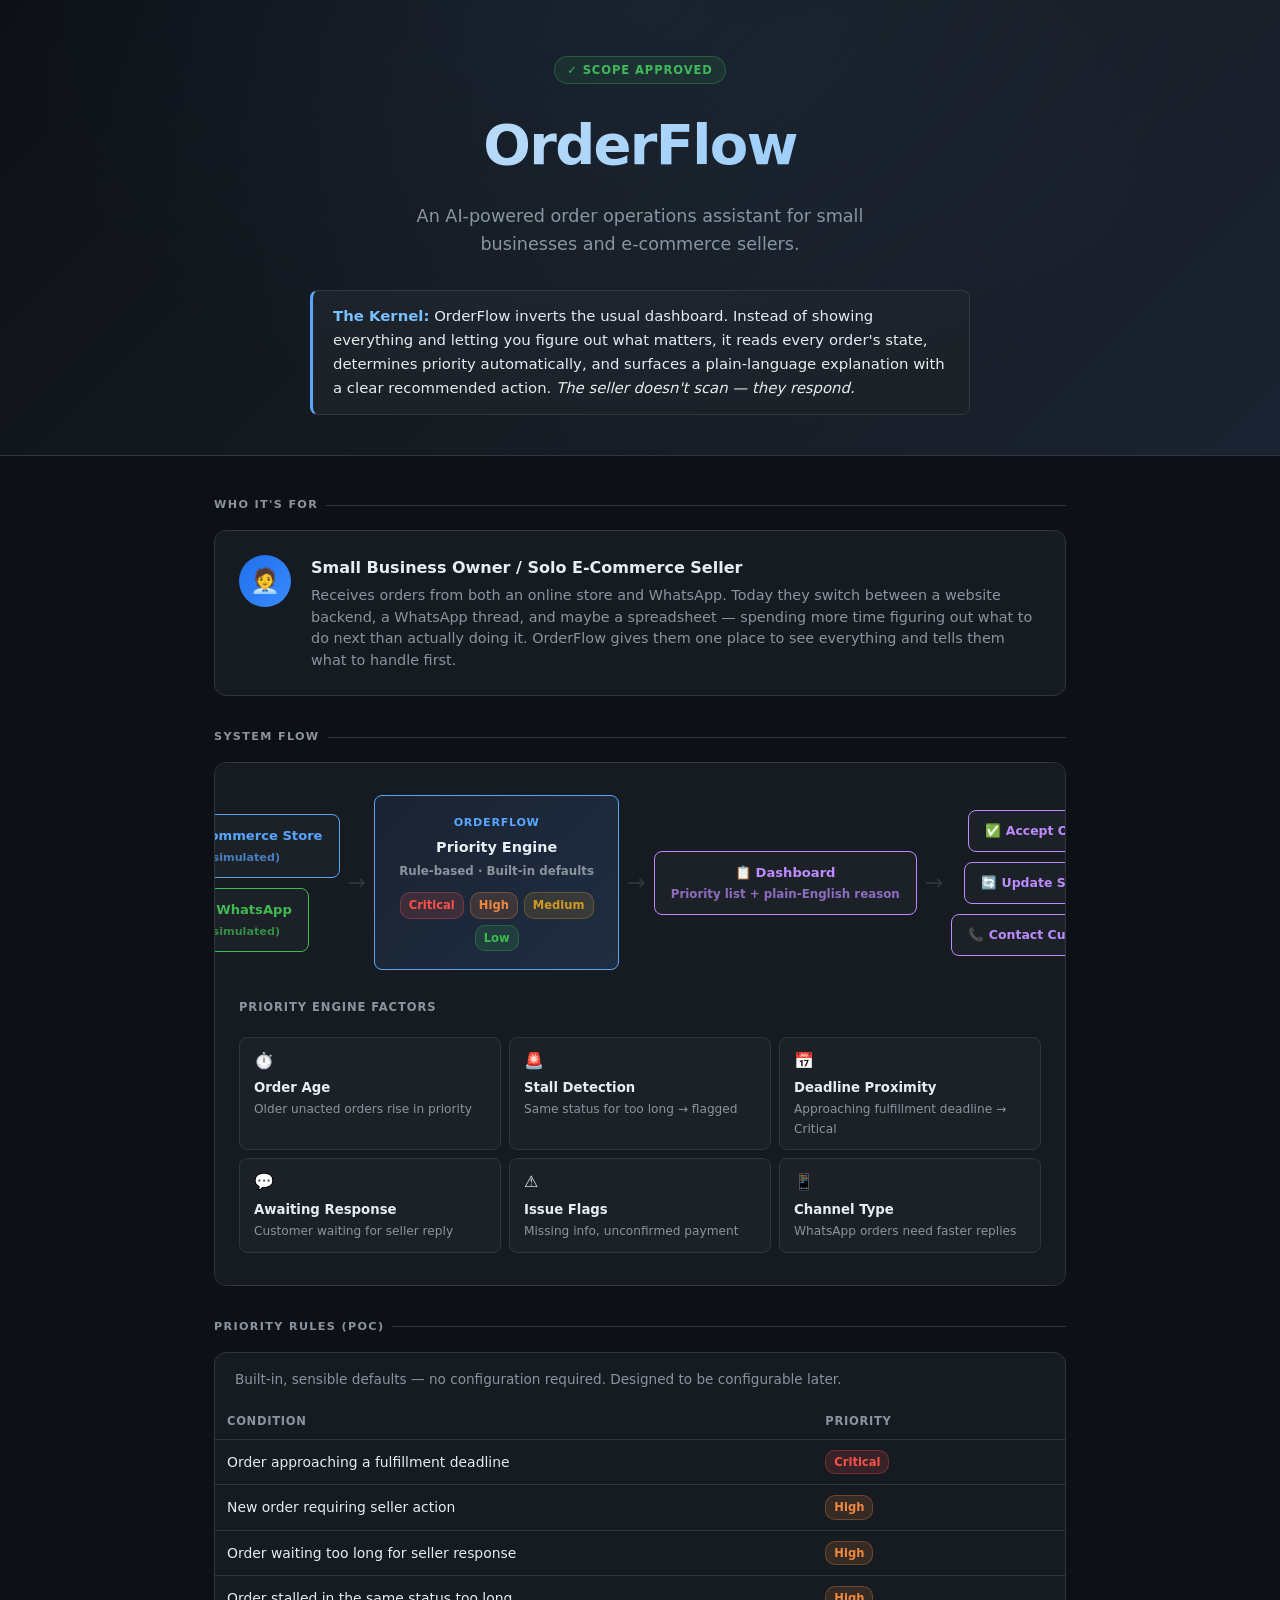
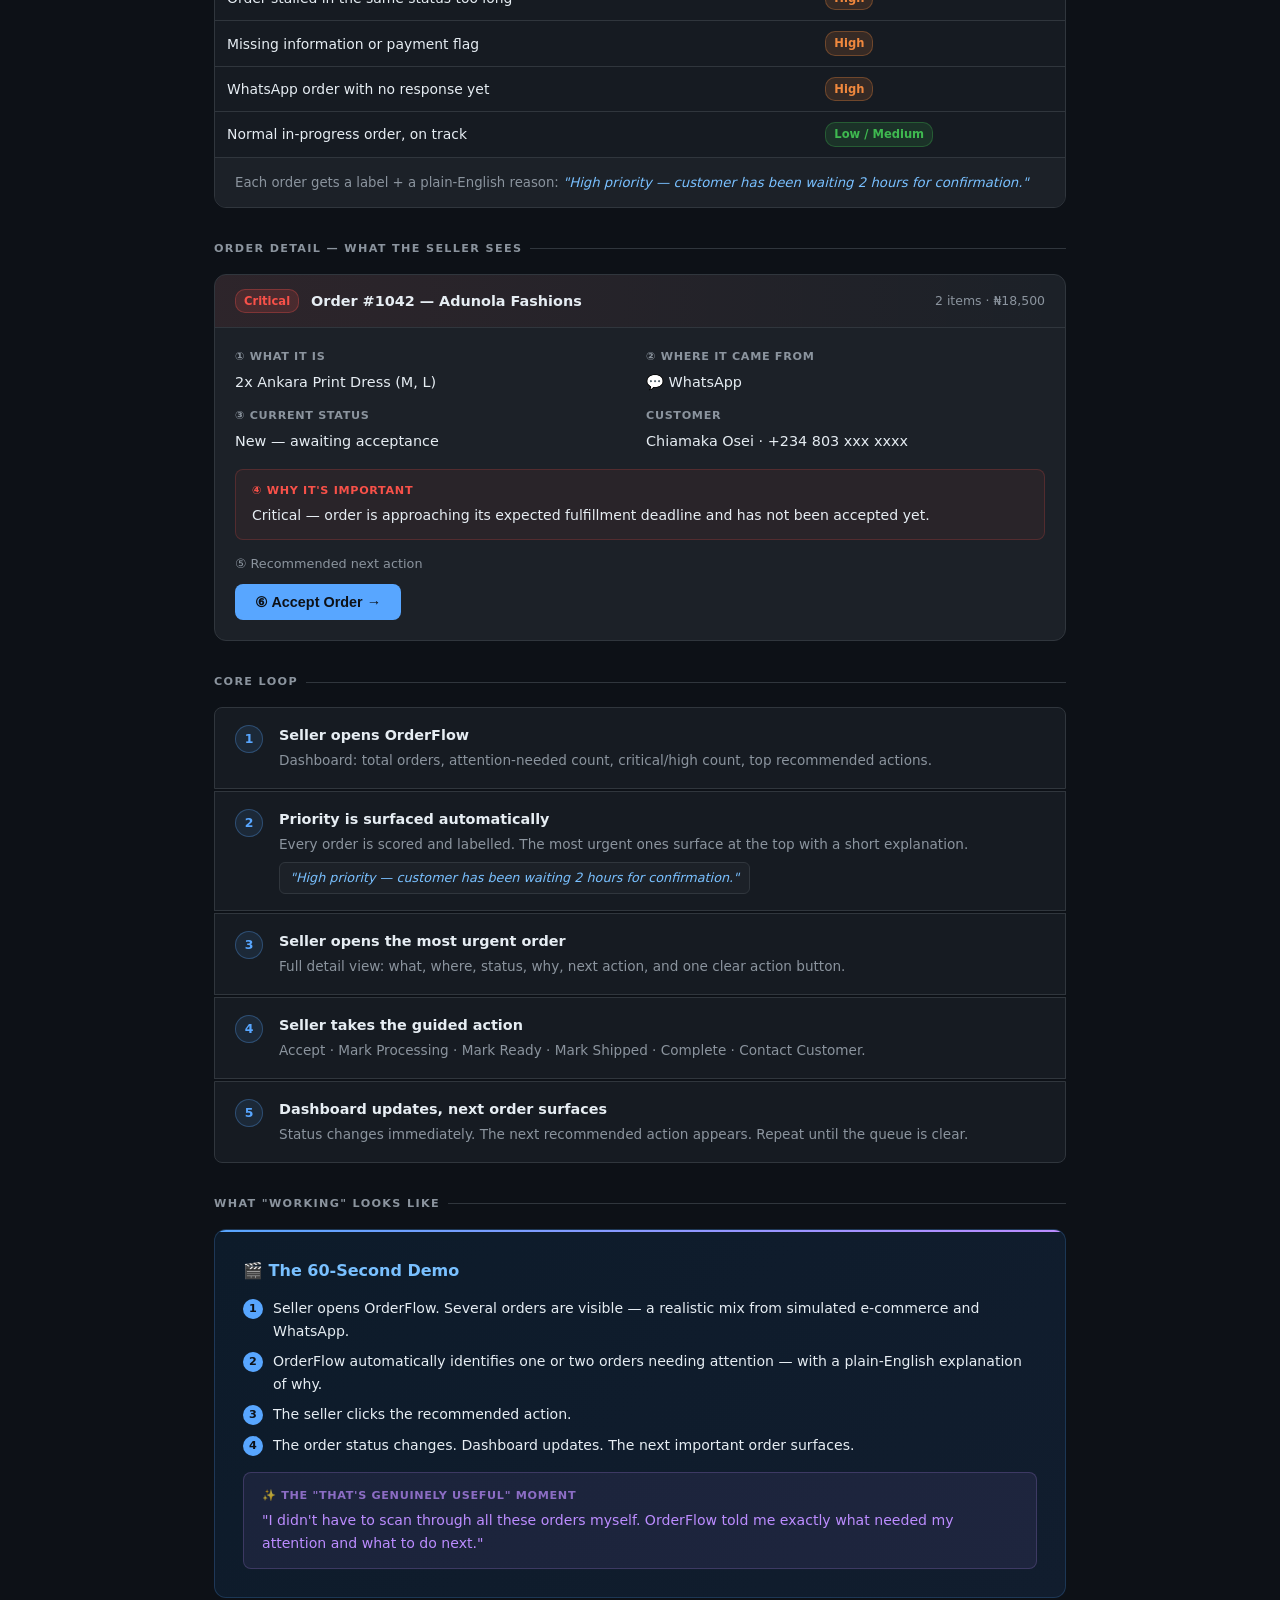
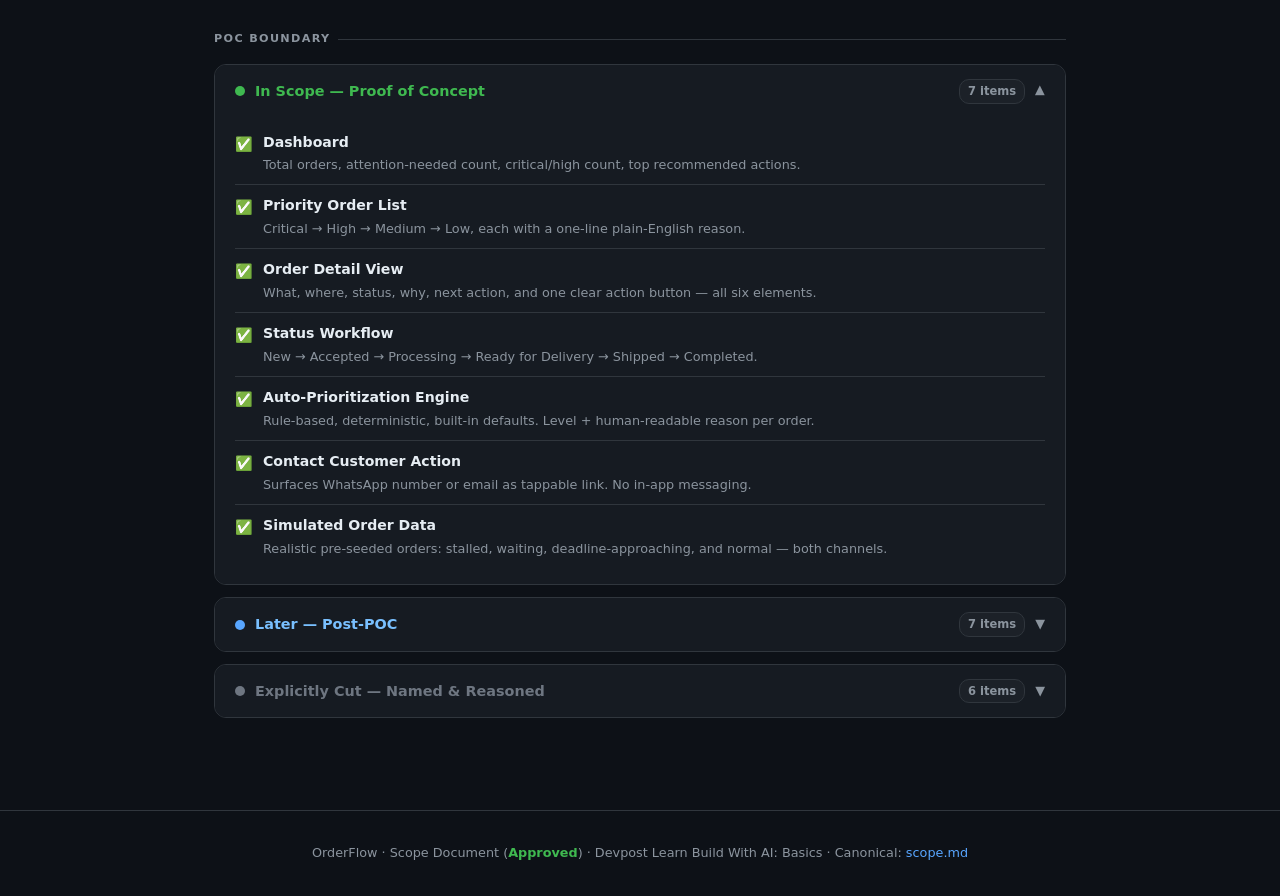
<file: devpost/scope.html>
<!DOCTYPE html>
<html lang="en">
<head>
  <meta charset="UTF-8" />
  <meta name="viewport" content="width=device-width, initial-scale=1.0" />
  <title>OrderFlow — Scope Review</title>
  <style>
    :root {
      --bg: #0d1117;
      --surface: #161b22;
      --surface2: #1c2128;
      --border: #30363d;
      --text: #e6edf3;
      --muted: #8b949e;
      --accent: #58a6ff;
      --accent2: #79c0ff;
      --green: #3fb950;
      --yellow: #d29922;
      --orange: #f0883e;
      --red: #f85149;
      --purple: #bc8cff;
      --critical: #f85149;
      --high: #f0883e;
      --medium: #d29922;
      --low: #3fb950;
      --cut: #6e7681;
      --radius: 8px;
      --radius-lg: 12px;
    }
    * { box-sizing: border-box; margin: 0; padding: 0; }
    body {
      font-family: -apple-system, BlinkMacSystemFont, 'Segoe UI', system-ui, sans-serif;
      background: var(--bg);
      color: var(--text);
      line-height: 1.6;
      min-height: 100vh;
    }

    /* Hero */
    .hero {
      background: linear-gradient(135deg, #0d1117 0%, #161b22 50%, #1a2332 100%);
      border-bottom: 1px solid var(--border);
      padding: 56px 32px 40px;
      text-align: center;
      position: relative;
      overflow: hidden;
    }
    .hero::before {
      content: '';
      position: absolute; inset: 0;
      background: radial-gradient(ellipse at 50% 0%, rgba(88,166,255,0.08) 0%, transparent 70%);
    }
    .hero-badge {
      display: inline-flex; align-items: center; gap: 6px;
      background: rgba(63,185,80,0.1);
      border: 1px solid rgba(63,185,80,0.3);
      color: var(--green);
      font-size: 0.72rem; font-weight: 700;
      letter-spacing: 0.08em; text-transform: uppercase;
      padding: 4px 12px; border-radius: 20px; margin-bottom: 16px;
    }
    .hero h1 {
      font-size: clamp(2rem, 5vw, 3.5rem);
      font-weight: 800; letter-spacing: -0.03em;
      background: linear-gradient(135deg, var(--text) 0%, var(--accent2) 100%);
      -webkit-background-clip: text; -webkit-text-fill-color: transparent;
      background-clip: text; margin-bottom: 12px;
    }
    .hero-tagline { font-size: 1.1rem; color: var(--muted); max-width: 540px; margin: 0 auto 24px; }
    .hero-kernel {
      display: inline-block;
      background: var(--surface2); border: 1px solid var(--border);
      border-left: 3px solid var(--accent); border-radius: var(--radius);
      padding: 14px 20px; font-size: 0.93rem; color: var(--text);
      max-width: 660px; text-align: left; margin-top: 8px;
    }
    .hero-kernel strong { color: var(--accent2); }

    /* Layout */
    .main { max-width: 900px; margin: 0 auto; padding: 40px 24px 80px; }

    /* Section titles */
    .section-title {
      font-size: 0.7rem; font-weight: 700; letter-spacing: 0.12em;
      text-transform: uppercase; color: var(--muted);
      margin-bottom: 16px; display: flex; align-items: center; gap: 8px;
    }
    .section-title::after { content: ''; flex: 1; height: 1px; background: var(--border); }

    /* Persona */
    .persona-card {
      background: var(--surface); border: 1px solid var(--border);
      border-radius: var(--radius-lg); padding: 24px;
      display: flex; gap: 20px; align-items: flex-start; margin-bottom: 32px;
    }
    .persona-avatar {
      width: 52px; height: 52px;
      background: linear-gradient(135deg, #1f6feb, #388bfd);
      border-radius: 50%; display: flex; align-items: center; justify-content: center;
      font-size: 1.5rem; flex-shrink: 0;
    }
    .persona-text h3 { font-size: 1rem; font-weight: 700; margin-bottom: 4px; }
    .persona-text p { font-size: 0.9rem; color: var(--muted); line-height: 1.5; }

    /* System Flow */
    .diagram-wrap {
      background: var(--surface); border: 1px solid var(--border);
      border-radius: var(--radius-lg); padding: 32px 24px; margin-bottom: 32px;
      overflow-x: auto;
    }
    .flow {
      display: flex; align-items: center; justify-content: center;
      gap: 0; flex-wrap: nowrap; min-width: 620px;
    }
    .flow-col { display: flex; flex-direction: column; gap: 10px; align-items: center; }
    .flow-node {
      background: var(--surface2); border: 1px solid var(--border);
      border-radius: var(--radius); padding: 10px 16px;
      text-align: center; font-size: 0.82rem; font-weight: 600;
      min-width: 120px; white-space: nowrap;
    }
    .flow-node.channel-ec { border-color: var(--accent); color: var(--accent); }
    .flow-node.channel-wa { border-color: var(--green); color: var(--green); }
    .flow-node.engine {
      background: linear-gradient(135deg, #1a2332, #1f2d42);
      border-color: var(--accent); color: var(--text);
      font-size: 0.9rem; padding: 18px 24px; min-width: 170px;
    }
    .engine-label { font-size: 0.7rem; color: var(--accent); font-weight: 700; letter-spacing: 0.06em; text-transform: uppercase; margin-bottom: 4px; }
    .p-pills { display: flex; gap: 6px; flex-wrap: wrap; margin-top: 10px; justify-content: center; }
    .p-pill {
      display: inline-flex; align-items: center;
      font-size: 0.72rem; font-weight: 700;
      padding: 3px 8px; border-radius: 10px;
    }
    .p-pill.critical { background: rgba(248,81,73,0.15); color: var(--critical); border: 1px solid rgba(248,81,73,0.3); }
    .p-pill.high { background: rgba(240,136,62,0.15); color: var(--high); border: 1px solid rgba(240,136,62,0.3); }
    .p-pill.medium { background: rgba(210,153,34,0.15); color: var(--medium); border: 1px solid rgba(210,153,34,0.3); }
    .p-pill.low { background: rgba(63,185,80,0.15); color: var(--low); border: 1px solid rgba(63,185,80,0.3); }
    .flow-node.dash { border-color: var(--purple); color: var(--purple); min-width: 140px; }
    .flow-node.action { border-color: var(--purple); color: var(--purple); font-size: 0.78rem; min-width: 130px; }
    .arrow { font-size: 1.4rem; color: var(--border); padding: 0 8px; flex-shrink: 0; }

    /* Priority factors grid */
    .priority-factors {
      display: grid; grid-template-columns: repeat(auto-fill, minmax(200px, 1fr));
      gap: 8px; margin-top: 20px;
    }
    .factor {
      background: var(--surface2); border: 1px solid var(--border);
      border-radius: var(--radius); padding: 10px 14px;
    }
    .factor-icon { font-size: 1rem; margin-bottom: 4px; }
    .factor-label { font-size: 0.83rem; font-weight: 600; color: var(--text); }
    .factor-desc { color: var(--muted); font-size: 0.76rem; margin-top: 2px; }

    /* Priority rules table */
    .rules-table {
      width: 100%; border-collapse: collapse;
      font-size: 0.87rem; margin-top: 4px;
    }
    .rules-table th {
      text-align: left; font-size: 0.72rem; font-weight: 700;
      letter-spacing: 0.06em; text-transform: uppercase;
      color: var(--muted); padding: 8px 12px;
      border-bottom: 1px solid var(--border);
    }
    .rules-table td { padding: 10px 12px; border-bottom: 1px solid var(--border); vertical-align: middle; }
    .rules-table tr:last-child td { border-bottom: none; }
    .rules-table tr:hover td { background: var(--surface2); }
    .badge {
      display: inline-block; font-size: 0.72rem; font-weight: 700;
      padding: 2px 8px; border-radius: 10px;
    }
    .badge.critical { background: rgba(248,81,73,0.15); color: var(--critical); border: 1px solid rgba(248,81,73,0.3); }
    .badge.high { background: rgba(240,136,62,0.15); color: var(--high); border: 1px solid rgba(240,136,62,0.3); }
    .badge.medium { background: rgba(210,153,34,0.15); color: var(--medium); border: 1px solid rgba(210,153,34,0.3); }
    .badge.low { background: rgba(63,185,80,0.15); color: var(--low); border: 1px solid rgba(63,185,80,0.3); }

    /* Order detail card preview */
    .order-card-preview {
      background: var(--surface2); border: 1px solid var(--border);
      border-radius: var(--radius-lg); overflow: hidden; margin-bottom: 32px;
    }
    .order-card-header {
      padding: 14px 20px;
      background: linear-gradient(90deg, rgba(248,81,73,0.08), transparent);
      border-bottom: 1px solid var(--border);
      display: flex; align-items: center; gap: 12px;
    }
    .order-card-body { padding: 20px; }
    .order-fields {
      display: grid; grid-template-columns: 1fr 1fr; gap: 12px; margin-bottom: 16px;
    }
    .order-field label { font-size: 0.7rem; font-weight: 700; letter-spacing: 0.06em; text-transform: uppercase; color: var(--muted); display: block; margin-bottom: 3px; }
    .order-field span { font-size: 0.9rem; color: var(--text); }
    .priority-reason {
      background: rgba(248,81,73,0.06); border: 1px solid rgba(248,81,73,0.2);
      border-radius: var(--radius); padding: 12px 16px; margin-bottom: 14px;
    }
    .priority-reason .reason-label { font-size: 0.7rem; font-weight: 700; letter-spacing: 0.06em; text-transform: uppercase; color: var(--critical); margin-bottom: 4px; }
    .priority-reason .reason-text { font-size: 0.88rem; color: var(--text); }
    .action-btn {
      display: inline-block; background: var(--accent); color: #0d1117;
      font-weight: 700; font-size: 0.9rem; padding: 10px 20px;
      border-radius: var(--radius); cursor: pointer; border: none;
    }

    /* Core Loop */
    .loop-steps { display: flex; flex-direction: column; gap: 2px; margin-bottom: 32px; }
    .loop-step {
      display: flex; align-items: flex-start; gap: 16px;
      padding: 16px 20px; background: var(--surface); border: 1px solid var(--border);
      border-radius: 0;
    }
    .loop-step:first-child { border-radius: var(--radius) var(--radius) 0 0; }
    .loop-step:last-child { border-radius: 0 0 var(--radius) var(--radius); border-bottom: 1px solid var(--border); }
    .step-num {
      width: 28px; height: 28px;
      background: rgba(88,166,255,0.1); border: 1px solid rgba(88,166,255,0.3);
      border-radius: 50%; display: flex; align-items: center; justify-content: center;
      font-size: 0.78rem; font-weight: 700; color: var(--accent);
      flex-shrink: 0; margin-top: 1px;
    }
    .step-content h4 { font-size: 0.9rem; font-weight: 700; margin-bottom: 3px; }
    .step-content p { font-size: 0.85rem; color: var(--muted); }
    .step-content .example {
      display: inline-block; margin-top: 6px;
      background: var(--surface2); border: 1px solid var(--border);
      border-radius: 6px; padding: 5px 10px;
      font-size: 0.8rem; color: var(--accent2); font-style: italic;
    }

    /* Demo card */
    .demo-card {
      background: linear-gradient(135deg, #0d1b2a, #111d2e);
      border: 1px solid rgba(88,166,255,0.2); border-radius: var(--radius-lg);
      padding: 28px; margin-bottom: 32px; position: relative; overflow: hidden;
    }
    .demo-card::before {
      content: ''; position: absolute; top: 0; left: 0; right: 0; height: 2px;
      background: linear-gradient(90deg, var(--accent), var(--purple));
    }
    .demo-card h3 { font-size: 1rem; font-weight: 700; margin-bottom: 14px; color: var(--accent2); }
    .demo-steps { display: flex; flex-direction: column; gap: 8px; }
    .demo-step { display: flex; align-items: flex-start; gap: 10px; font-size: 0.88rem; }
    .demo-step-num {
      background: var(--accent); color: #0d1117;
      font-size: 0.7rem; font-weight: 700;
      width: 20px; height: 20px; border-radius: 50%;
      display: flex; align-items: center; justify-content: center;
      flex-shrink: 0; margin-top: 2px;
    }
    .wow-moment {
      margin-top: 16px; padding: 14px 18px;
      background: rgba(188,140,255,0.08); border: 1px solid rgba(188,140,255,0.2);
      border-radius: var(--radius); font-size: 0.88rem; color: var(--purple);
    }
    .wow-moment strong { display: block; font-size: 0.7rem; letter-spacing: 0.06em; text-transform: uppercase; margin-bottom: 4px; opacity: 0.7; }

    /* Scope sections */
    .scope-section {
      border: 1px solid var(--border); border-radius: var(--radius-lg);
      overflow: hidden; margin-bottom: 12px;
    }
    .scope-header {
      display: flex; align-items: center; gap: 10px;
      padding: 14px 20px; cursor: pointer; user-select: none;
      background: var(--surface); transition: background 0.15s;
    }
    .scope-header:hover { background: var(--surface2); }
    .scope-dot { width: 10px; height: 10px; border-radius: 50%; flex-shrink: 0; }
    .scope-dot.in { background: var(--green); }
    .scope-dot.later { background: var(--accent); }
    .scope-dot.cut { background: var(--cut); }
    .scope-header-label { font-weight: 700; font-size: 0.9rem; flex: 1; }
    .scope-header-label.in { color: var(--green); }
    .scope-header-label.later { color: var(--accent2); }
    .scope-header-label.cut { color: var(--cut); }
    .scope-count {
      background: var(--surface2); border: 1px solid var(--border);
      font-size: 0.72rem; font-weight: 600;
      padding: 2px 8px; border-radius: 10px; color: var(--muted);
    }
    .scope-chevron { color: var(--muted); font-size: 0.8rem; transition: transform 0.2s; }
    .scope-section.open .scope-chevron { transform: rotate(180deg); }
    .scope-body { display: none; padding: 4px 20px 16px; background: var(--surface); }
    .scope-section.open .scope-body { display: block; }
    .scope-item {
      display: flex; align-items: flex-start; gap: 10px;
      padding: 9px 0; border-bottom: 1px solid var(--border); font-size: 0.88rem;
    }
    .scope-item:last-child { border-bottom: none; }
    .scope-item-icon { flex-shrink: 0; margin-top: 2px; }
    .scope-item-text { color: var(--text); }
    .scope-item-reason { color: var(--muted); font-size: 0.8rem; margin-top: 2px; }

    footer {
      text-align: center; padding: 32px;
      border-top: 1px solid var(--border);
      color: var(--muted); font-size: 0.8rem;
    }
    footer a { color: var(--accent); text-decoration: none; }

    @media (max-width: 600px) {
      .flow { min-width: 540px; }
      .order-fields { grid-template-columns: 1fr; }
      .hero { padding: 40px 16px 28px; }
      .main { padding: 24px 16px 60px; }
    }
  </style>
</head>
<body>

<header class="hero">
  <div class="hero-badge">✓ Scope Approved</div>
  <h1>OrderFlow</h1>
  <p class="hero-tagline">An AI-powered order operations assistant for small businesses and e-commerce sellers.</p>
  <div class="hero-kernel">
    <strong>The Kernel:</strong> OrderFlow inverts the usual dashboard. Instead of showing everything and letting
    you figure out what matters, it reads every order's state, determines priority automatically, and surfaces
    a plain-language explanation with a clear recommended action. <em>The seller doesn't scan — they respond.</em>
  </div>
</header>

<main class="main">

  <!-- Who It's For -->
  <p class="section-title">Who It's For</p>
  <div class="persona-card" style="margin-bottom:32px;">
    <div class="persona-avatar">🧑‍💼</div>
    <div class="persona-text">
      <h3>Small Business Owner / Solo E-Commerce Seller</h3>
      <p>Receives orders from both an online store and WhatsApp. Today they switch between a website backend,
      a WhatsApp thread, and maybe a spreadsheet — spending more time figuring out what to do next than
      actually doing it. OrderFlow gives them one place to see everything and tells them what to handle first.</p>
    </div>
  </div>

  <!-- System Flow -->
  <p class="section-title">System Flow</p>
  <div class="diagram-wrap">
    <div class="flow">
      <div class="flow-col">
        <div class="flow-node channel-ec">🛒 E-Commerce Store<br><span style="font-size:0.7rem;opacity:0.7">(simulated)</span></div>
        <div class="flow-node channel-wa">💬 WhatsApp<br><span style="font-size:0.7rem;opacity:0.7">(simulated)</span></div>
      </div>
      <div class="arrow">→</div>
      <div class="flow-col">
        <div class="flow-node engine">
          <div class="engine-label">OrderFlow</div>
          Priority Engine<br>
          <span style="font-size:0.74rem;color:var(--muted)">Rule-based · Built-in defaults</span>
          <div class="p-pills">
            <span class="p-pill critical">Critical</span>
            <span class="p-pill high">High</span>
            <span class="p-pill medium">Medium</span>
            <span class="p-pill low">Low</span>
          </div>
        </div>
      </div>
      <div class="arrow">→</div>
      <div class="flow-col">
        <div class="flow-node dash">📋 Dashboard<br><span style="font-size:0.74rem;opacity:0.7">Priority list + plain-English reason</span></div>
      </div>
      <div class="arrow">→</div>
      <div class="flow-col">
        <div class="flow-node action">✅ Accept Order</div>
        <div class="flow-node action">🔄 Update Status</div>
        <div class="flow-node action">📞 Contact Customer</div>
      </div>
    </div>

    <div style="margin-top:28px;">
      <p style="font-size:0.72rem;font-weight:700;letter-spacing:0.08em;text-transform:uppercase;color:var(--muted);margin-bottom:10px;">Priority Engine Factors</p>
      <div class="priority-factors">
        <div class="factor"><div class="factor-icon">⏱️</div><div class="factor-label">Order Age</div><div class="factor-desc">Older unacted orders rise in priority</div></div>
        <div class="factor"><div class="factor-icon">🚨</div><div class="factor-label">Stall Detection</div><div class="factor-desc">Same status for too long → flagged</div></div>
        <div class="factor"><div class="factor-icon">📅</div><div class="factor-label">Deadline Proximity</div><div class="factor-desc">Approaching fulfillment deadline → Critical</div></div>
        <div class="factor"><div class="factor-icon">💬</div><div class="factor-label">Awaiting Response</div><div class="factor-desc">Customer waiting for seller reply</div></div>
        <div class="factor"><div class="factor-icon">⚠️</div><div class="factor-label">Issue Flags</div><div class="factor-desc">Missing info, unconfirmed payment</div></div>
        <div class="factor"><div class="factor-icon">📱</div><div class="factor-label">Channel Type</div><div class="factor-desc">WhatsApp orders need faster replies</div></div>
      </div>
    </div>
  </div>

  <!-- Priority Rules -->
  <p class="section-title">Priority Rules (POC)</p>
  <div style="background:var(--surface);border:1px solid var(--border);border-radius:var(--radius-lg);overflow:hidden;margin-bottom:32px;">
    <div style="padding:16px 20px 0;">
      <p style="font-size:0.85rem;color:var(--muted);margin-bottom:14px;">Built-in, sensible defaults — no configuration required. Designed to be configurable later.</p>
    </div>
    <table class="rules-table">
      <thead>
        <tr>
          <th>Condition</th>
          <th>Priority</th>
        </tr>
      </thead>
      <tbody>
        <tr><td>Order approaching a fulfillment deadline</td><td><span class="badge critical">Critical</span></td></tr>
        <tr><td>New order requiring seller action</td><td><span class="badge high">High</span></td></tr>
        <tr><td>Order waiting too long for seller response</td><td><span class="badge high">High</span></td></tr>
        <tr><td>Order stalled in the same status too long</td><td><span class="badge high">High</span></td></tr>
        <tr><td>Missing information or payment flag</td><td><span class="badge high">High</span></td></tr>
        <tr><td>WhatsApp order with no response yet</td><td><span class="badge high">High</span></td></tr>
        <tr><td>Normal in-progress order, on track</td><td><span class="badge low">Low / Medium</span></td></tr>
      </tbody>
    </table>
    <div style="padding:14px 20px;border-top:1px solid var(--border);background:var(--surface2);">
      <p style="font-size:0.83rem;color:var(--muted);">Each order gets a label + a plain-English reason: <em style="color:var(--accent2);">"High priority — customer has been waiting 2 hours for confirmation."</em></p>
    </div>
  </div>

  <!-- Order Detail Card -->
  <p class="section-title">Order Detail — What the Seller Sees</p>
  <div class="order-card-preview" style="margin-bottom:32px;">
    <div class="order-card-header">
      <span class="badge critical">Critical</span>
      <span style="font-size:0.9rem;font-weight:700;">Order #1042 — Adunola Fashions</span>
      <span style="margin-left:auto;font-size:0.78rem;color:var(--muted);">2 items · ₦18,500</span>
    </div>
    <div class="order-card-body">
      <div class="order-fields">
        <div class="order-field"><label>① What it is</label><span>2x Ankara Print Dress (M, L)</span></div>
        <div class="order-field"><label>② Where it came from</label><span>💬 WhatsApp</span></div>
        <div class="order-field"><label>③ Current Status</label><span>New — awaiting acceptance</span></div>
        <div class="order-field"><label>Customer</label><span>Chiamaka Osei · +234 803 xxx xxxx</span></div>
      </div>
      <div class="priority-reason">
        <div class="reason-label">④ Why it's important</div>
        <div class="reason-text">Critical — order is approaching its expected fulfillment deadline and has not been accepted yet.</div>
      </div>
      <p style="font-size:0.8rem;color:var(--muted);margin-bottom:10px;">⑤ Recommended next action</p>
      <button class="action-btn">⑥ Accept Order →</button>
    </div>
  </div>

  <!-- Core Loop -->
  <p class="section-title">Core Loop</p>
  <div class="loop-steps">
    <div class="loop-step">
      <div class="step-num">1</div>
      <div class="step-content">
        <h4>Seller opens OrderFlow</h4>
        <p>Dashboard: total orders, attention-needed count, critical/high count, top recommended actions.</p>
      </div>
    </div>
    <div class="loop-step">
      <div class="step-num">2</div>
      <div class="step-content">
        <h4>Priority is surfaced automatically</h4>
        <p>Every order is scored and labelled. The most urgent ones surface at the top with a short explanation.</p>
        <span class="example">"High priority — customer has been waiting 2 hours for confirmation."</span>
      </div>
    </div>
    <div class="loop-step">
      <div class="step-num">3</div>
      <div class="step-content">
        <h4>Seller opens the most urgent order</h4>
        <p>Full detail view: what, where, status, why, next action, and one clear action button.</p>
      </div>
    </div>
    <div class="loop-step">
      <div class="step-num">4</div>
      <div class="step-content">
        <h4>Seller takes the guided action</h4>
        <p>Accept · Mark Processing · Mark Ready · Mark Shipped · Complete · Contact Customer.</p>
      </div>
    </div>
    <div class="loop-step">
      <div class="step-num">5</div>
      <div class="step-content">
        <h4>Dashboard updates, next order surfaces</h4>
        <p>Status changes immediately. The next recommended action appears. Repeat until the queue is clear.</p>
      </div>
    </div>
  </div>

  <!-- Demo -->
  <p class="section-title">What "Working" Looks Like</p>
  <div class="demo-card">
    <h3>🎬 The 60-Second Demo</h3>
    <div class="demo-steps">
      <div class="demo-step"><div class="demo-step-num">1</div><span>Seller opens OrderFlow. Several orders are visible — a realistic mix from simulated e-commerce and WhatsApp.</span></div>
      <div class="demo-step"><div class="demo-step-num">2</div><span>OrderFlow automatically identifies one or two orders needing attention — with a plain-English explanation of why.</span></div>
      <div class="demo-step"><div class="demo-step-num">3</div><span>The seller clicks the recommended action.</span></div>
      <div class="demo-step"><div class="demo-step-num">4</div><span>The order status changes. Dashboard updates. The next important order surfaces.</span></div>
    </div>
    <div class="wow-moment">
      <strong>✨ The "That's Genuinely Useful" Moment</strong>
      "I didn't have to scan through all these orders myself. OrderFlow told me exactly what needed my attention and what to do next."
    </div>
  </div>

  <!-- In / Later / Cut -->
  <p class="section-title">POC Boundary</p>

  <div class="scope-section open" id="sec-in">
    <div class="scope-header" onclick="toggle('sec-in')">
      <span class="scope-dot in"></span>
      <span class="scope-header-label in">In Scope — Proof of Concept</span>
      <span class="scope-count">7 items</span>
      <span class="scope-chevron">▼</span>
    </div>
    <div class="scope-body">
      <div class="scope-item"><span class="scope-item-icon">✅</span><div><div class="scope-item-text"><strong>Dashboard</strong></div><div class="scope-item-reason">Total orders, attention-needed count, critical/high count, top recommended actions.</div></div></div>
      <div class="scope-item"><span class="scope-item-icon">✅</span><div><div class="scope-item-text"><strong>Priority Order List</strong></div><div class="scope-item-reason">Critical → High → Medium → Low, each with a one-line plain-English reason.</div></div></div>
      <div class="scope-item"><span class="scope-item-icon">✅</span><div><div class="scope-item-text"><strong>Order Detail View</strong></div><div class="scope-item-reason">What, where, status, why, next action, and one clear action button — all six elements.</div></div></div>
      <div class="scope-item"><span class="scope-item-icon">✅</span><div><div class="scope-item-text"><strong>Status Workflow</strong></div><div class="scope-item-reason">New → Accepted → Processing → Ready for Delivery → Shipped → Completed.</div></div></div>
      <div class="scope-item"><span class="scope-item-icon">✅</span><div><div class="scope-item-text"><strong>Auto-Prioritization Engine</strong></div><div class="scope-item-reason">Rule-based, deterministic, built-in defaults. Level + human-readable reason per order.</div></div></div>
      <div class="scope-item"><span class="scope-item-icon">✅</span><div><div class="scope-item-text"><strong>Contact Customer Action</strong></div><div class="scope-item-reason">Surfaces WhatsApp number or email as tappable link. No in-app messaging.</div></div></div>
      <div class="scope-item"><span class="scope-item-icon">✅</span><div><div class="scope-item-text"><strong>Simulated Order Data</strong></div><div class="scope-item-reason">Realistic pre-seeded orders: stalled, waiting, deadline-approaching, and normal — both channels.</div></div></div>
    </div>
  </div>

  <div class="scope-section" id="sec-later">
    <div class="scope-header" onclick="toggle('sec-later')">
      <span class="scope-dot later"></span>
      <span class="scope-header-label later">Later — Post-POC</span>
      <span class="scope-count">7 items</span>
      <span class="scope-chevron">▼</span>
    </div>
    <div class="scope-body">
      <div class="scope-item"><span class="scope-item-icon">🔜</span><div><div class="scope-item-text"><strong>Real WhatsApp Business API</strong></div><div class="scope-item-reason">Slots into the mock channel slot — system designed for this.</div></div></div>
      <div class="scope-item"><span class="scope-item-icon">🔜</span><div><div class="scope-item-text"><strong>Real E-Commerce Integrations</strong></div><div class="scope-item-reason">Shopify, WooCommerce, or similar.</div></div></div>
      <div class="scope-item"><span class="scope-item-icon">🔜</span><div><div class="scope-item-text"><strong>Configurable Priority Rules</strong></div><div class="scope-item-reason">Sellers adjust thresholds and add custom rules. Built-in defaults stay as fallback.</div></div></div>
      <div class="scope-item"><span class="scope-item-icon">🔜</span><div><div class="scope-item-text"><strong>AI/ML Smarter Prioritization</strong></div><div class="scope-item-reason">Trained on real order history as data accumulates.</div></div></div>
      <div class="scope-item"><span class="scope-item-icon">🔜</span><div><div class="scope-item-text"><strong>Push / Email Notifications</strong></div><div class="scope-item-reason">Alert when a new critical order arrives.</div></div></div>
      <div class="scope-item"><span class="scope-item-icon">🔜</span><div><div class="scope-item-text"><strong>Multi-User / Team Access</strong></div><div class="scope-item-reason">Roles and permissions for operations teams.</div></div></div>
      <div class="scope-item"><span class="scope-item-icon">🔜</span><div><div class="scope-item-text"><strong>Analytics & Reporting</strong></div><div class="scope-item-reason">Fulfillment performance, response times, order trends.</div></div></div>
    </div>
  </div>

  <div class="scope-section" id="sec-cut">
    <div class="scope-header" onclick="toggle('sec-cut')">
      <span class="scope-dot cut"></span>
      <span class="scope-header-label cut">Explicitly Cut — Named & Reasoned</span>
      <span class="scope-count">6 items</span>
      <span class="scope-chevron">▼</span>
    </div>
    <div class="scope-body">
      <div class="scope-item"><span class="scope-item-icon">🚫</span><div><div class="scope-item-text"><strong>Real Payment Processing</strong></div><div class="scope-item-reason">Payment status is a data field only — no transactions handled.</div></div></div>
      <div class="scope-item"><span class="scope-item-icon">🚫</span><div><div class="scope-item-text"><strong>In-App Messaging / Chat</strong></div><div class="scope-item-reason">"Contact customer" links out. Real-time messaging is out of scope.</div></div></div>
      <div class="scope-item"><span class="scope-item-icon">🚫</span><div><div class="scope-item-text"><strong>Live Order Syncing / Webhooks</strong></div><div class="scope-item-reason">Orders are seeded. No external platform dependencies.</div></div></div>
      <div class="scope-item"><span class="scope-item-icon">🚫</span><div><div class="scope-item-text"><strong>Mobile App</strong></div><div class="scope-item-reason">Web browser only. Responsive is fine; a dedicated app is later.</div></div></div>
      <div class="scope-item"><span class="scope-item-icon">🚫</span><div><div class="scope-item-text"><strong>Multi-Seller Accounts / Login</strong></div><div class="scope-item-reason">Single seller, no auth. Keeps build focused on the core loop.</div></div></div>
      <div class="scope-item"><span class="scope-item-icon">🚫</span><div><div class="scope-item-text"><strong>Configurable Priority Rules (POC)</strong></div><div class="scope-item-reason">Sensible built-in defaults; configuration UI is explicitly later.</div></div></div>
    </div>
  </div>

</main>

<footer>
  OrderFlow · Scope Document (<strong style="color:var(--green);">Approved</strong>) · Devpost Learn Build With AI: Basics
  · Canonical: <a href="scope.md">scope.md</a>
</footer>

<script>
  function toggle(id) {
    document.getElementById(id).classList.toggle('open');
  }
</script>
</body>
</html>
</file>
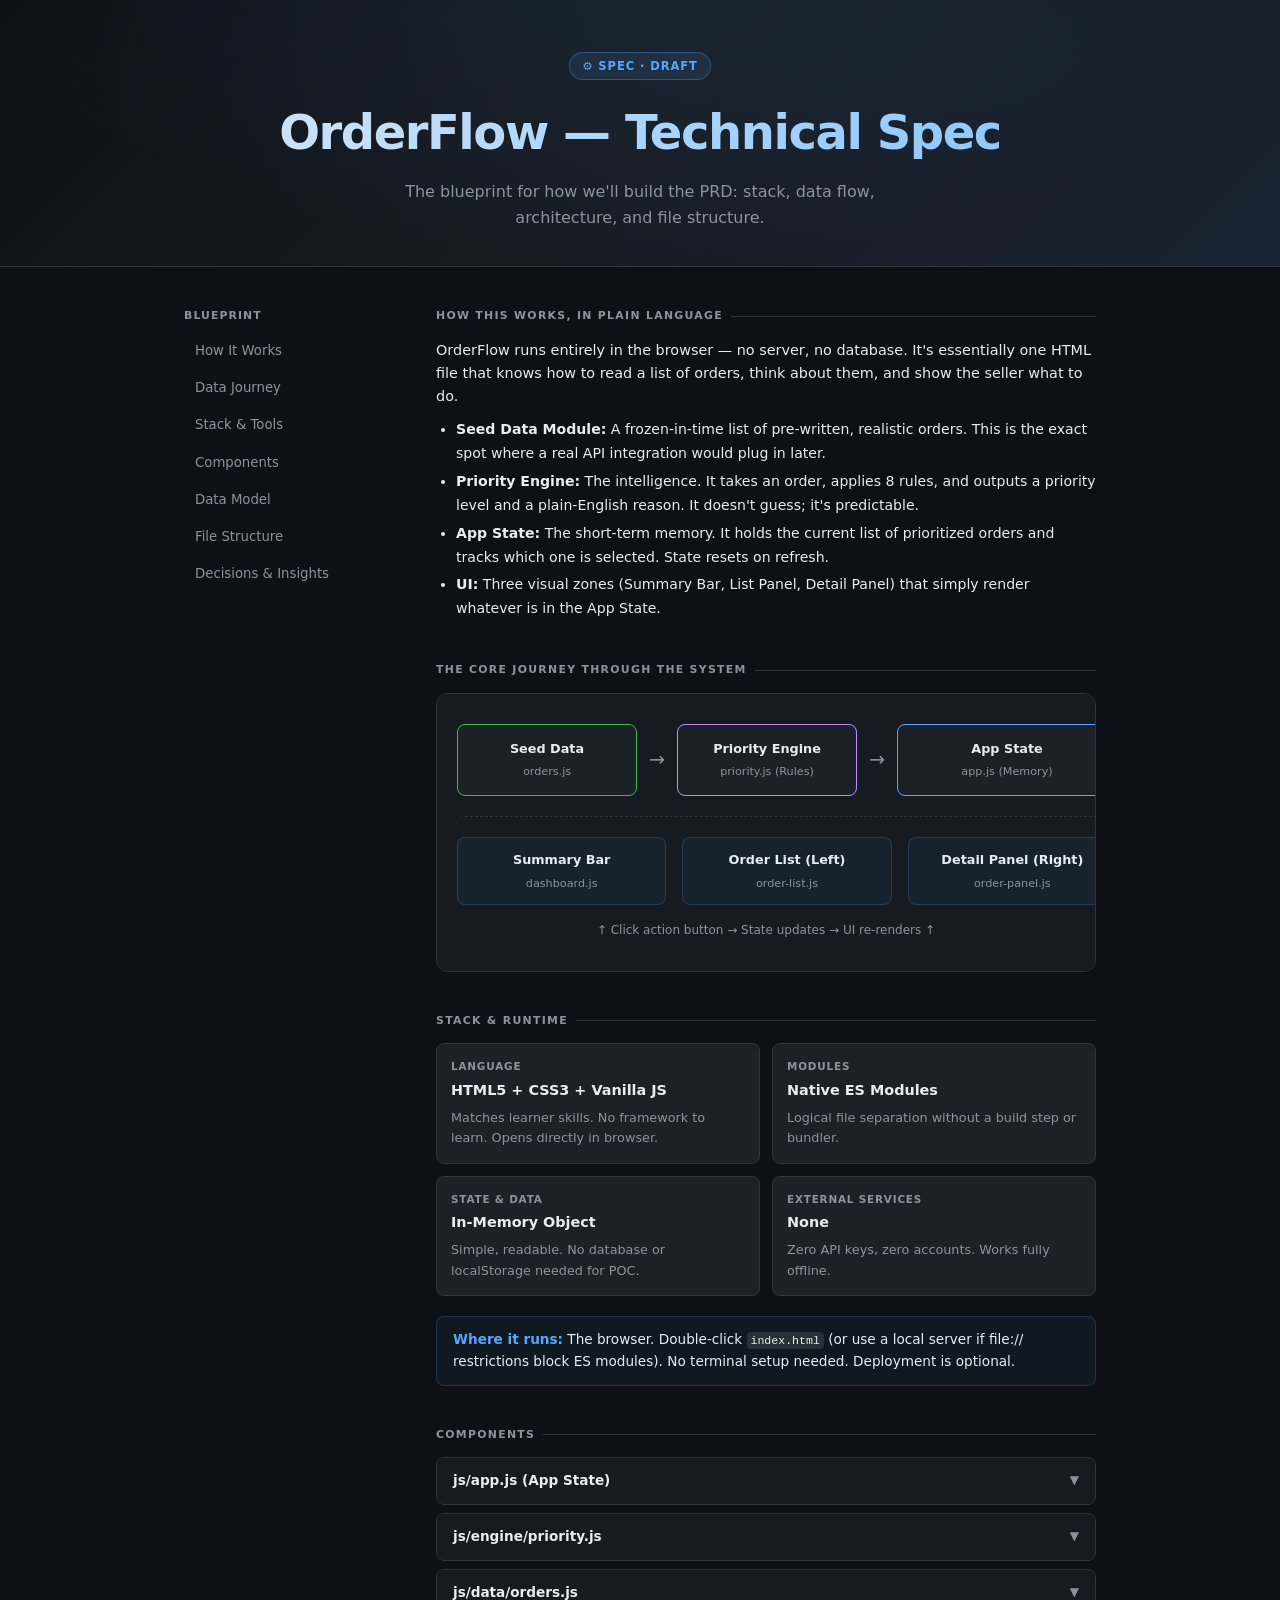
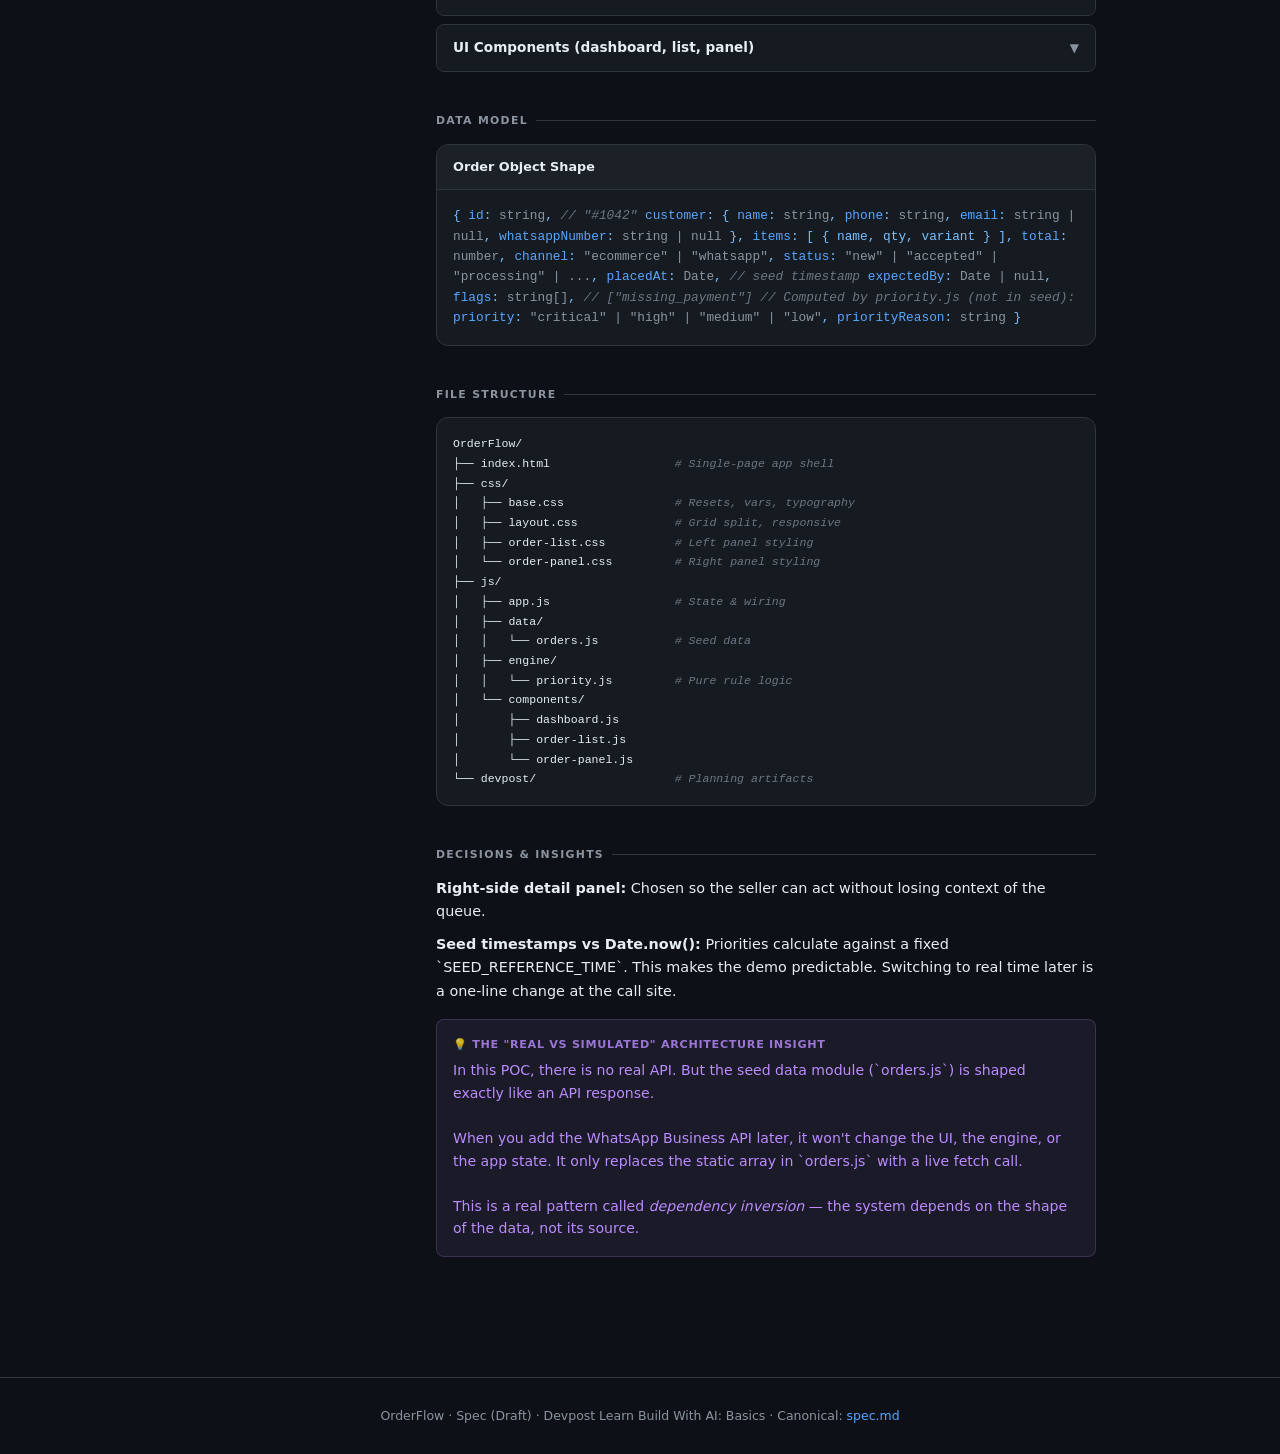
<file: devpost/spec.html>
<!DOCTYPE html>
<html lang="en">
<head>
  <meta charset="UTF-8"/>
  <meta name="viewport" content="width=device-width, initial-scale=1.0"/>
  <title>OrderFlow — Technical Spec</title>
  <style>
    :root {
      --bg: #0d1117; --surface: #161b22; --surface2: #1c2128; --border: #30363d;
      --text: #e6edf3; --muted: #8b949e; --accent: #58a6ff; --accent2: #79c0ff;
      --green: #3fb950; --yellow: #d29922; --orange: #f0883e; --red: #f85149;
      --purple: #bc8cff; --critical: #f85149; --high: #f0883e; --medium: #d29922;
      --low: #3fb950; --cut: #6e7681; --r: 8px; --rl: 12px;
    }
    *{box-sizing:border-box;margin:0;padding:0}
    body{font-family:-apple-system,BlinkMacSystemFont,'Segoe UI',system-ui,sans-serif;background:var(--bg);color:var(--text);line-height:1.6}

    /* Hero */
    .hero{background:linear-gradient(135deg,#0d1117,#161b22,#1a2332);border-bottom:1px solid var(--border);padding:52px 32px 36px;text-align:center;position:relative;overflow:hidden}
    .hero::before{content:'';position:absolute;inset:0;background:radial-gradient(ellipse at 50% 0%,rgba(88,166,255,.08),transparent 70%)}
    .badge{display:inline-flex;align-items:center;gap:6px;background:rgba(88,166,255,.1);border:1px solid rgba(88,166,255,.3);color:var(--accent);font-size:.72rem;font-weight:700;letter-spacing:.08em;text-transform:uppercase;padding:4px 12px;border-radius:20px;margin-bottom:14px}
    .hero h1{font-size:clamp(1.8rem,4vw,3rem);font-weight:800;letter-spacing:-.03em;background:linear-gradient(135deg,var(--text),var(--accent2));-webkit-background-clip:text;-webkit-text-fill-color:transparent;background-clip:text;margin-bottom:8px}
    .hero p{color:var(--muted);font-size:1rem;max-width:520px;margin:0 auto}

    /* Layout */
    .wrap{max-width:960px;margin:0 auto;padding:40px 24px 80px;display:grid;grid-template-columns:220px 1fr;gap:32px;align-items:start}
    @media(max-width:700px){.wrap{grid-template-columns:1fr;padding:24px 16px 60px}}

    /* Sidebar nav */
    .sidebar{position:sticky;top:24px}
    .nav-title{font-size:.68rem;font-weight:700;letter-spacing:.1em;text-transform:uppercase;color:var(--muted);margin-bottom:8px}
    .nav-item{display:block;padding:6px 10px;font-size:.83rem;color:var(--muted);text-decoration:none;border-radius:var(--r);margin-bottom:2px;border:1px solid transparent;transition:all .15s}
    .nav-item:hover,.nav-item.active{background:var(--surface2);border-color:var(--border);color:var(--text)}
    .nav-item.active{border-color:rgba(88,166,255,.3);color:var(--accent)}
    @media(max-width:700px){.sidebar{display:none}}

    /* Content */
    .content{min-width:0}
    .sec{margin-bottom:40px}
    .sec-title{font-size:.68rem;font-weight:700;letter-spacing:.12em;text-transform:uppercase;color:var(--muted);margin-bottom:14px;display:flex;align-items:center;gap:8px}
    .sec-title::after{content:'';flex:1;height:1px;background:var(--border)}
    h2{font-size:1.1rem;font-weight:700;margin-bottom:12px}
    h3{font-size:.92rem;font-weight:700;margin:16px 0 8px;color:var(--accent2)}
    p{font-size:.9rem;color:var(--text);margin-bottom:10px}
    ul,ol{padding-left:20px;margin-bottom:10px}
    li{font-size:.88rem;color:var(--text);margin-bottom:4px}
    code{font-family:ui-monospace,SFMono-Regular,Menlo,Monaco,Consolas,monospace;font-size:.85em;background:rgba(255,255,255,.1);padding:2px 4px;border-radius:4px}
    pre{background:var(--surface);border:1px solid var(--border);border-radius:var(--rl);padding:16px;overflow-x:auto;font-size:.85rem;margin-bottom:16px;line-height:1.45}
    pre code{background:none;padding:0}

    /* Architecture Diagram */
    .arch-diagram{background:var(--surface);border:1px solid var(--border);border-radius:var(--rl);padding:30px 20px;margin-bottom:24px;overflow-x:auto}
    .arch-grid{display:grid;grid-template-columns:180px 40px 180px 40px 220px;align-items:center;min-width:700px;gap:0;margin:0 auto}
    .a-box{background:var(--surface2);border:1px solid var(--border);border-radius:var(--r);padding:14px;text-align:center;position:relative}
    .a-title{font-size:.8rem;font-weight:700;color:var(--text);margin-bottom:4px}
    .a-sub{font-size:.7rem;color:var(--muted)}
    .a-arrow{color:var(--muted);text-align:center;font-size:1.2rem}
    .a-box.ui{grid-column:1 / -1;display:flex;gap:16px;background:none;border:none;padding:20px 0 0;margin-top:20px;border-top:1px dashed var(--border)}
    .ui-comp{flex:1;background:rgba(88,166,255,.05);border:1px solid rgba(88,166,255,.2);border-radius:var(--r);padding:12px;text-align:center}

    /* Stack grid */
    .stack-grid{display:grid;grid-template-columns:1fr 1fr;gap:12px;margin-bottom:20px}
    .stack-card{background:var(--surface2);border:1px solid var(--border);border-radius:var(--r);padding:14px}
    .s-cat{font-size:.65rem;font-weight:700;letter-spacing:.08em;text-transform:uppercase;color:var(--muted);margin-bottom:4px}
    .s-choice{font-size:.9rem;font-weight:700;color:var(--text);margin-bottom:6px}
    .s-why{font-size:.8rem;color:var(--muted)}
    @media(max-width:500px){.stack-grid{grid-template-columns:1fr}}

    /* Data Model */
    .model-box{background:var(--surface);border:1px solid var(--border);border-radius:var(--rl);overflow:hidden;margin-bottom:16px}
    .model-header{padding:12px 16px;background:var(--surface2);border-bottom:1px solid var(--border);font-size:.8rem;font-weight:700;display:flex;align-items:center;gap:8px}
    .model-body{padding:16px;font-family:ui-monospace,SFMono-Regular,Menlo,monospace;font-size:.8rem;color:var(--accent2)}
    .m-key{color:var(--accent)}
    .m-type{color:var(--muted)}
    .m-comment{color:#6e7681;font-style:italic}

    /* Collapsible */
    .collapsible{border:1px solid var(--border);border-radius:var(--r);overflow:hidden;margin-bottom:8px}
    .coll-header{display:flex;align-items:center;gap:10px;padding:12px 16px;cursor:pointer;background:var(--surface);transition:background .15s;user-select:none}
    .coll-header:hover{background:var(--surface2)}
    .coll-label{font-weight:600;font-size:.85rem;flex:1}
    .coll-chevron{color:var(--muted);font-size:.75rem;transition:transform .2s}
    .collapsible.open .coll-chevron{transform:rotate(180deg)}
    .coll-body{display:none;padding:0 16px 16px;background:var(--surface);font-size:.85rem;color:var(--muted)}
    .collapsible.open .coll-body{display:block}

    /* Insight Box */
    .insight-box{background:rgba(188,140,255,.08);border:1px solid rgba(188,140,255,.2);border-radius:var(--r);padding:16px;margin-top:16px;font-size:.88rem;color:var(--purple)}
    .insight-box strong{display:block;font-size:.7rem;letter-spacing:.06em;text-transform:uppercase;opacity:.8;margin-bottom:6px}

    footer{text-align:center;padding:28px;border-top:1px solid var(--border);color:var(--muted);font-size:.78rem}
    footer a{color:var(--accent);text-decoration:none}
  </style>
</head>
<body>

<header class="hero">
  <div class="badge">⚙️ Spec · Draft</div>
  <h1>OrderFlow — Technical Spec</h1>
  <p>The blueprint for how we'll build the PRD: stack, data flow, architecture, and file structure.</p>
</header>

<div class="wrap">

  <!-- Sidebar Nav -->
  <nav class="sidebar">
    <div class="nav-title">Blueprint</div>
    <a class="nav-item active" href="#plain-language">How It Works</a>
    <a class="nav-item" href="#journey">Data Journey</a>
    <a class="nav-item" href="#stack">Stack & Tools</a>
    <a class="nav-item" href="#components">Components</a>
    <a class="nav-item" href="#model">Data Model</a>
    <a class="nav-item" href="#files">File Structure</a>
    <a class="nav-item" href="#decisions">Decisions & Insights</a>
  </nav>

  <main class="content">

    <!-- Plain Language -->
    <section class="sec" id="plain-language">
      <p class="sec-title">How This Works, In Plain Language</p>
      <p>OrderFlow runs entirely in the browser — no server, no database. It's essentially one HTML file that knows how to read a list of orders, think about them, and show the seller what to do.</p>
      <ul style="font-size:.9rem;color:var(--muted);line-height:1.7">
        <li><strong style="color:var(--text)">Seed Data Module:</strong> A frozen-in-time list of pre-written, realistic orders. This is the exact spot where a real API integration would plug in later.</li>
        <li><strong style="color:var(--text)">Priority Engine:</strong> The intelligence. It takes an order, applies 8 rules, and outputs a priority level and a plain-English reason. It doesn't guess; it's predictable.</li>
        <li><strong style="color:var(--text)">App State:</strong> The short-term memory. It holds the current list of prioritized orders and tracks which one is selected. State resets on refresh.</li>
        <li><strong style="color:var(--text)">UI:</strong> Three visual zones (Summary Bar, List Panel, Detail Panel) that simply render whatever is in the App State.</li>
      </ul>
    </section>

    <!-- Architecture & Journey -->
    <section class="sec" id="journey">
      <p class="sec-title">The Core Journey Through the System</p>
      
      <div class="arch-diagram">
        <div class="arch-grid">
          <div class="a-box" style="border-color:var(--green)">
            <div class="a-title">Seed Data</div>
            <div class="a-sub">orders.js</div>
          </div>
          <div class="a-arrow">→</div>
          <div class="a-box" style="border-color:var(--purple)">
            <div class="a-title">Priority Engine</div>
            <div class="a-sub">priority.js (Rules)</div>
          </div>
          <div class="a-arrow">→</div>
          <div class="a-box" style="border-color:var(--accent)">
            <div class="a-title">App State</div>
            <div class="a-sub">app.js (Memory)</div>
          </div>
          
          <div class="a-box ui">
            <div class="ui-comp">
              <div class="a-title">Summary Bar</div>
              <div class="a-sub">dashboard.js</div>
            </div>
            <div class="ui-comp">
              <div class="a-title">Order List (Left)</div>
              <div class="a-sub">order-list.js</div>
            </div>
            <div class="ui-comp">
              <div class="a-title">Detail Panel (Right)</div>
              <div class="a-sub">order-panel.js</div>
            </div>
          </div>
        </div>
        <div style="text-align:center;margin-top:16px;font-size:.75rem;color:var(--muted)">↑ Click action button → State updates → UI re-renders ↑</div>
      </div>
    </section>

    <!-- Stack -->
    <section class="sec" id="stack">
      <p class="sec-title">Stack & Runtime</p>
      <div class="stack-grid">
        <div class="stack-card">
          <div class="s-cat">Language</div>
          <div class="s-choice">HTML5 + CSS3 + Vanilla JS</div>
          <div class="s-why">Matches learner skills. No framework to learn. Opens directly in browser.</div>
        </div>
        <div class="stack-card">
          <div class="s-cat">Modules</div>
          <div class="s-choice">Native ES Modules</div>
          <div class="s-why">Logical file separation without a build step or bundler.</div>
        </div>
        <div class="stack-card">
          <div class="s-cat">State & Data</div>
          <div class="s-choice">In-Memory Object</div>
          <div class="s-why">Simple, readable. No database or localStorage needed for POC.</div>
        </div>
        <div class="stack-card">
          <div class="s-cat">External Services</div>
          <div class="s-choice">None</div>
          <div class="s-why">Zero API keys, zero accounts. Works fully offline.</div>
        </div>
      </div>
      <div style="background:rgba(88,166,255,.05);border:1px solid rgba(88,166,255,.2);border-radius:var(--r);padding:12px 16px;font-size:.85rem">
        <strong style="color:var(--accent)">Where it runs:</strong> The browser. Double-click <code>index.html</code> (or use a local server if file:// restrictions block ES modules). No terminal setup needed. Deployment is optional.
      </div>
    </section>

    <!-- Components -->
    <section class="sec" id="components">
      <p class="sec-title">Components</p>
      
      <div class="collapsible">
        <div class="coll-header" onclick="toggle(this)"><span class="coll-label">js/app.js (App State)</span><span class="coll-chevron">▼</span></div>
        <div class="coll-body">The central coordinator. Holds the order list and selected order ID. Exports functions to initialize, select an order, advance status, and simulate a new order. Wires the engine to the UI components.</div>
      </div>
      <div class="collapsible">
        <div class="coll-header" onclick="toggle(this)"><span class="coll-label">js/engine/priority.js</span><span class="coll-chevron">▼</span></div>
        <div class="coll-body">A pure function. Takes an order and a reference time, applies the 8 rules (first match wins), and returns the priority level and plain-English reason. Knows nothing about the UI.</div>
      </div>
      <div class="collapsible">
        <div class="coll-header" onclick="toggle(this)"><span class="coll-label">js/data/orders.js</span><span class="coll-chevron">▼</span></div>
        <div class="coll-body">Exports the array of 7 pre-written seed orders and a SEED_REFERENCE_TIME constant. This is the exact seam where a real API integration connects later.</div>
      </div>
      <div class="collapsible">
        <div class="coll-header" onclick="toggle(this)"><span class="coll-label">UI Components (dashboard, list, panel)</span><span class="coll-chevron">▼</span></div>
        <div class="coll-body">Dumb rendering modules. They receive state and render HTML. The panel module also handles the dynamic action button labels based on the status transition table.</div>
      </div>
    </section>

    <!-- Data Model -->
    <section class="sec" id="model">
      <p class="sec-title">Data Model</p>
      <div class="model-box">
        <div class="model-header">Order Object Shape</div>
        <div class="model-body">
{
  <span class="m-key">id</span>: <span class="m-type">string</span>, <span class="m-comment">// "#1042"</span>
  <span class="m-key">customer</span>: {
    <span class="m-key">name</span>: <span class="m-type">string</span>,
    <span class="m-key">phone</span>: <span class="m-type">string</span>,
    <span class="m-key">email</span>: <span class="m-type">string | null</span>,
    <span class="m-key">whatsappNumber</span>: <span class="m-type">string | null</span>
  },
  <span class="m-key">items</span>: [ { name, qty, variant } ],
  <span class="m-key">total</span>: <span class="m-type">number</span>,
  <span class="m-key">channel</span>: <span class="m-type">"ecommerce" | "whatsapp"</span>,
  <span class="m-key">status</span>: <span class="m-type">"new" | "accepted" | "processing" | ...</span>,
  <span class="m-key">placedAt</span>: <span class="m-type">Date</span>, <span class="m-comment">// seed timestamp</span>
  <span class="m-key">expectedBy</span>: <span class="m-type">Date | null</span>,
  <span class="m-key">flags</span>: <span class="m-type">string[]</span>, <span class="m-comment">// ["missing_payment"]</span>
  
  <span class="m-comment">// Computed by priority.js (not in seed):</span>
  <span class="m-key">priority</span>: <span class="m-type">"critical" | "high" | "medium" | "low"</span>,
  <span class="m-key">priorityReason</span>: <span class="m-type">string</span>
}
        </div>
      </div>
    </section>

    <!-- File Structure -->
    <section class="sec" id="files">
      <p class="sec-title">File Structure</p>
<pre><code>OrderFlow/
├── index.html                  <span class="m-comment"># Single-page app shell</span>
├── css/
│   ├── base.css                <span class="m-comment"># Resets, vars, typography</span>
│   ├── layout.css              <span class="m-comment"># Grid split, responsive</span>
│   ├── order-list.css          <span class="m-comment"># Left panel styling</span>
│   └── order-panel.css         <span class="m-comment"># Right panel styling</span>
├── js/
│   ├── app.js                  <span class="m-comment"># State & wiring</span>
│   ├── data/
│   │   └── orders.js           <span class="m-comment"># Seed data</span>
│   ├── engine/
│   │   └── priority.js         <span class="m-comment"># Pure rule logic</span>
│   └── components/
│       ├── dashboard.js
│       ├── order-list.js
│       └── order-panel.js
└── devpost/                    <span class="m-comment"># Planning artifacts</span></code></pre>
    </section>

    <!-- Decisions -->
    <section class="sec" id="decisions">
      <p class="sec-title">Decisions & Insights</p>
      
      <p><strong>Right-side detail panel:</strong> Chosen so the seller can act without losing context of the queue.</p>
      <p><strong>Seed timestamps vs Date.now():</strong> Priorities calculate against a fixed `SEED_REFERENCE_TIME`. This makes the demo predictable. Switching to real time later is a one-line change at the call site.</p>
      
      <div class="insight-box">
        <strong>💡 The "Real vs Simulated" Architecture Insight</strong>
        In this POC, there is no real API. But the seed data module (`orders.js`) is shaped exactly like an API response. <br><br>
        When you add the WhatsApp Business API later, it won't change the UI, the engine, or the app state. It only replaces the static array in `orders.js` with a live fetch call. <br><br>
        This is a real pattern called <em>dependency inversion</em> — the system depends on the shape of the data, not its source.
      </div>
    </section>

  </main>
</div>

<footer>
  OrderFlow · Spec (Draft) · Devpost Learn Build With AI: Basics · Canonical: <a href="spec.md">spec.md</a>
</footer>

<script>
  function toggle(el){el.parentElement.classList.toggle('open')}
  // Highlight active nav on scroll
  const sections=document.querySelectorAll('section[id]');
  const navLinks=document.querySelectorAll('.nav-item');
  window.addEventListener('scroll',()=>{
    let cur='';
    sections.forEach(s=>{if(window.scrollY>=s.offsetTop-80)cur=s.id});
    navLinks.forEach(l=>{l.classList.toggle('active',l.getAttribute('href')==='#'+cur)});
  });
</script>
</body>
</html>
</file>
<file: css/base.css>
:root {
  /* Layout Backgrounds */
  --bg: #FFFFFF; 
  --surface: #FFFFFF;
  --surface2: #FFFFFF;
  
  /* Borders and Text */
  --border: #E5E7EB;
  --text: #111827;
  --muted: #6B7280;
  
  /* Brand Colors */
  --green: #168A45;
  --green-hover: #127238;
  --green-light: #EAF7EF;
  
  --orange: #F58220;
  --orange-hover: #D9701A;
  --orange-light: #FFF3E8;
  
  /* Semantic priority colors */
  --critical: #dc2626; /* Red for critical */
  --high: #F58220;
  --medium: #168A45;
  --low: #6B7280;
  
  --radius-sm: 6px;
  --radius-md: 8px;
  --radius-lg: 12px;
}

* {
  box-sizing: border-box;
  margin: 0;
  padding: 0;
}

body {
  font-family: 'Inter', -apple-system, BlinkMacSystemFont, 'Segoe UI', sans-serif;
  background-color: var(--bg);
  color: var(--text);
  line-height: 1.5;
  height: 100vh;
  overflow: hidden; /* App container handles scrolling */
}

button {
  font-family: inherit;
  border: none;
  background: none;
  cursor: pointer;
}
</file>
<file: css/layout.css>
.app-container {
  display: flex;
  flex-direction: column;
  height: 100vh;
  max-width: 1400px;
  margin: 0 auto;
}

.dashboard-header {
  flex-shrink: 0;
  padding: 20px 24px;
  background-color: var(--green);
  border-bottom: 1px solid var(--green-hover);
}

.split-view {
  display: flex;
  flex: 1;
  overflow: hidden;
}

.left-panel {
  width: 400px;
  flex-shrink: 0;
  border-right: 1px solid var(--border);
  display: flex;
  flex-direction: column;
  overflow-y: auto;
  background-color: var(--surface);
}

.right-panel {
  flex: 1;
  display: flex;
  flex-direction: column;
  overflow-y: auto;
  background-color: var(--bg);
  position: relative;
}

.empty-state {
  display: flex;
  align-items: center;
  justify-content: center;
  height: 100%;
  color: var(--muted);
  font-size: 0.9rem;
}

/* Responsive */
@media (max-width: 900px) {
  .split-view {
    flex-direction: column;
  }
  
  .left-panel {
    width: 100%;
    border-right: none;
    border-bottom: 1px solid var(--border);
    /* In mobile, list is half height when detail is open, or full height */
    height: 50%;
  }
  
  .right-panel {
    height: 50%;
  }
}
</file>
<file: css/dashboard.css>
.summary-grid {
  display: grid;
  grid-template-columns: repeat(4, 1fr);
  gap: 16px;
}

.summary-card {
  background-color: var(--surface);
  border: 1px solid var(--border);
  border-radius: var(--radius-md);
  padding: 16px;
  display: flex;
  flex-direction: column;
  cursor: pointer;
  transition: all 0.15s ease;
  box-shadow: 0 1px 2px rgba(23, 32, 26, 0.05); /* very subtle shadow */
}

.summary-card:hover {
  background-color: var(--surface);
  border-color: var(--green-light);
  transform: translateY(-2px);
  box-shadow: 0 4px 6px -1px rgba(0, 0, 0, 0.05);
}

.summary-card.active {
  border-color: var(--green);
  background-color: var(--green-light);
  box-shadow: 0 0 0 1px var(--green);
}

.summary-card.attention {
  border-color: var(--orange);
}

.summary-card.critical {
  border-color: var(--critical);
}

.summary-card.high {
  border-color: var(--orange);
}

.s-label {
  font-size: 0.75rem;
  font-weight: 700;
  text-transform: uppercase;
  letter-spacing: 0.05em;
  color: var(--muted);
  margin-bottom: 8px;
}

.s-value {
  font-size: 1.8rem;
  font-weight: 800;
  color: var(--green); /* Total orders gets green number */
  line-height: 1;
}

.summary-card.critical .s-value {
  color: var(--critical); /* Red/Orange accent */
}

.summary-card.attention .s-value {
  color: var(--orange); /* Attention gets orange number */
}

.summary-card.high .s-value {
  color: var(--orange); 
}

.summary-card.active .s-value {
  color: var(--green);
}
.summary-card.active.attention .s-value {
  color: var(--orange);
}
.summary-card.active.high .s-value {
  color: var(--orange);
}
.summary-card.active.critical .s-value {
  color: var(--critical);
}

.header-content {
  display: flex;
  justify-content: space-between;
  align-items: center;
  margin-bottom: 24px;
}

.app-logo {
  font-size: 1.25rem;
  font-weight: 800;
  letter-spacing: -0.03em;
  color: #ffffff;
}

.simulate-btn {
  background-color: #ffffff;
  color: var(--green);
  border: 1px solid #ffffff;
  padding: 8px 16px;
  border-radius: var(--radius-sm);
  font-size: 0.85rem;
  font-weight: 600;
  transition: all 0.15s;
}

.simulate-btn:hover {
  background-color: var(--green-light);
}

/* Responsive */
@media (max-width: 768px) {
  .summary-grid {
    grid-template-columns: repeat(2, 1fr);
  }
}
</file>
<file: css/order-list.css>
.order-list-header {
  padding: 16px 20px;
  border-bottom: 1px solid var(--border);
  font-size: 0.85rem;
  font-weight: 600;
  color: var(--muted);
  position: sticky;
  top: 0;
  background-color: var(--surface);
  z-index: 10;
}

.order-row {
  display: flex;
  flex-direction: column;
  padding: 16px 20px;
  border-bottom: 1px solid var(--border);
  cursor: pointer;
  transition: background-color 0.15s;
}

.order-row:hover {
  background-color: var(--surface2);
}

.order-row.selected {
  background-color: var(--surface2);
  border-left: 4px solid var(--green);
  padding-left: 16px; /* 20 - 4 */
}

.row-top {
  display: flex;
  align-items: center;
  justify-content: space-between;
  margin-bottom: 8px;
}

.row-identity {
  display: flex;
  align-items: center;
  gap: 8px;
}

.p-badge {
  font-size: 0.65rem;
  font-weight: 700;
  text-transform: uppercase;
  letter-spacing: 0.05em;
  padding: 2px 8px;
  border-radius: 12px;
}

.p-badge.critical {
  background-color: var(--critical);
  color: #ffffff;
  border: 1px solid var(--critical);
}

.p-badge.high {
  background-color: var(--high);
  color: #ffffff;
  border: 1px solid var(--high);
}

.p-badge.medium {
  background-color: var(--medium);
  color: #ffffff;
  border: 1px solid var(--medium);
}

.p-badge.low {
  background-color: var(--low);
  color: #ffffff;
  border: 1px solid var(--low);
}

.order-id {
  font-size: 0.85rem;
  font-weight: 600;
  color: var(--text);
}

.channel-icon {
  font-size: 0.8rem;
}

.customer-name {
  font-size: 0.9rem;
  font-weight: 500;
  margin-bottom: 4px;
}

.priority-reason {
  font-size: 0.8rem;
  color: var(--muted);
  line-height: 1.4;
  display: -webkit-box;
  -webkit-line-clamp: 2;
  -webkit-box-orient: vertical;
  overflow: hidden;
}

.row-bottom {
  display: flex;
  justify-content: space-between;
  align-items: center;
  margin-top: 10px;
}

.status-label {
  font-size: 0.75rem;
  color: var(--muted);
  text-transform: capitalize;
}

.view-btn {
  font-size: 0.75rem;
  color: var(--green);
  background: var(--surface);
  border: 1px solid var(--green);
  border-radius: var(--radius-sm);
  padding: 4px 10px;
}
</file>
<file: css/order-panel.css>
.panel-content {
  display: flex;
  flex-direction: column;
  height: 100%;
}

.panel-header {
  padding: 16px 24px;
  border-bottom: 1px solid var(--border);
  display: flex;
  align-items: center;
  justify-content: space-between;
  background-color: var(--surface2);
  flex-shrink: 0;
}

.header-left {
  display: flex;
  align-items: center;
  gap: 12px;
}

.header-title {
  font-size: 1rem;
  font-weight: 700;
  color: var(--text);
}

.header-meta {
  font-size: 0.8rem;
  color: var(--muted);
}

.panel-body {
  padding: 24px;
  flex: 1;
  overflow-y: auto;
}

.detail-section {
  margin-bottom: 24px;
}

.detail-section-title {
  font-size: 0.75rem;
  font-weight: 700;
  text-transform: uppercase;
  letter-spacing: 0.05em;
  color: var(--muted);
  margin-bottom: 8px;
}

.field-grid {
  display: grid;
  grid-template-columns: 1fr 1fr;
  gap: 16px;
  background-color: var(--surface2);
  padding: 16px;
  border: 1px solid var(--border);
  border-radius: var(--radius-md);
}

.field {
  display: flex;
  flex-direction: column;
  gap: 4px;
}

.field-label {
  font-size: 0.75rem;
  color: var(--muted);
}

.field-value {
  font-size: 0.95rem;
  color: var(--text);
}

.field-value.status {
  text-transform: capitalize;
}

.reason-box {
  background-color: var(--surface);
  border: 1px solid var(--border);
  border-left: 4px solid var(--critical); /* Adjusted dynamically */
  padding: 16px;
  border-radius: var(--radius-md);
  margin-bottom: 24px;
}

.reason-box.high {
  border-left-color: var(--high);
}

.reason-box.medium {
  border-left-color: var(--medium);
}

.reason-box.low {
  border-left-color: var(--low);
}

.reason-label {
  font-size: 0.75rem;
  font-weight: 700;
  text-transform: uppercase;
  letter-spacing: 0.05em;
  margin-bottom: 6px;
}

.reason-box.critical .reason-label { color: var(--critical); }
.reason-box.high .reason-label { color: var(--high); }
.reason-box.medium .reason-label { color: var(--medium); }
.reason-box.low .reason-label { color: var(--low); }

.reason-text {
  font-size: 0.95rem;
  line-height: 1.5;
}

.action-section {
  margin-top: 32px;
  padding-top: 24px;
  border-top: 1px solid var(--border);
}

.action-recommendation {
  font-size: 0.85rem;
  color: var(--muted);
  margin-bottom: 12px;
}

.primary-action-btn {
  background-color: var(--orange);
  color: #ffffff;
  font-size: 0.95rem;
  font-weight: 700;
  padding: 12px 24px;
  border-radius: var(--radius-md);
  transition: background-color 0.15s;
}

.primary-action-btn:hover {
  background-color: var(--orange-hover);
}

.completed-state {
  display: inline-flex;
  align-items: center;
  gap: 8px;
  color: var(--low);
  font-weight: 600;
  font-size: 0.95rem;
  padding: 12px 24px;
  border: 1px solid var(--low);
  background-color: var(--surface);
  border-radius: var(--radius-md);
}

.contact-links {
  display: flex;
  gap: 16px;
  margin-top: 8px;
}

.contact-link {
  color: var(--green);
  text-decoration: none;
  font-size: 0.85rem;
  display: flex;
  align-items: center;
  gap: 6px;
}

.contact-link:hover {
  text-decoration: underline;
}

.items-list {
  background-color: var(--surface2);
  border: 1px solid var(--border);
  border-radius: var(--radius-md);
  overflow: hidden;
}

.item-row {
  display: flex;
  justify-content: space-between;
  padding: 12px 16px;
  border-bottom: 1px solid var(--border);
}

.item-row:last-child {
  border-bottom: none;
}

.item-name {
  font-size: 0.9rem;
}

.item-variant {
  font-size: 0.8rem;
  color: var(--muted);
  margin-top: 2px;
}

.order-total-row {
  display: flex;
  justify-content: space-between;
  padding: 16px;
  background-color: var(--surface);
  border-top: 1px solid var(--border);
  font-weight: 600;
}
</file>
